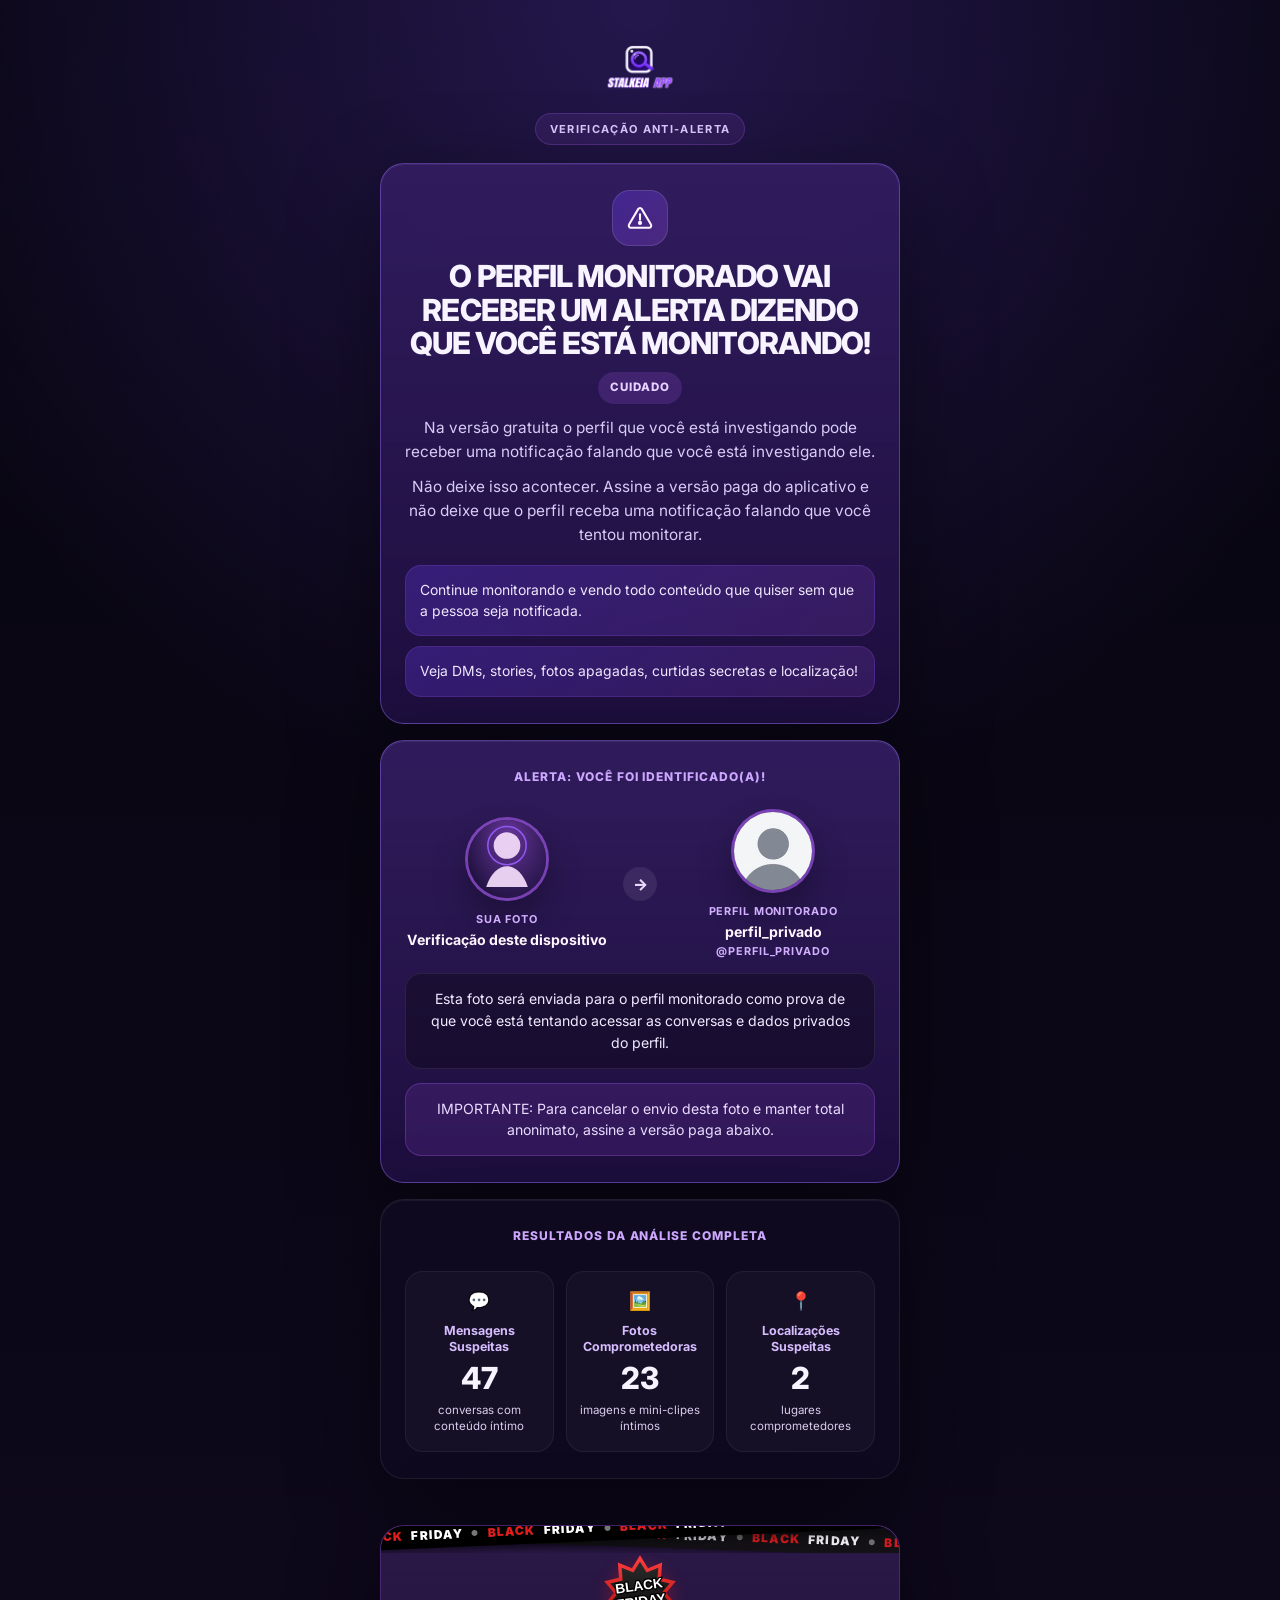
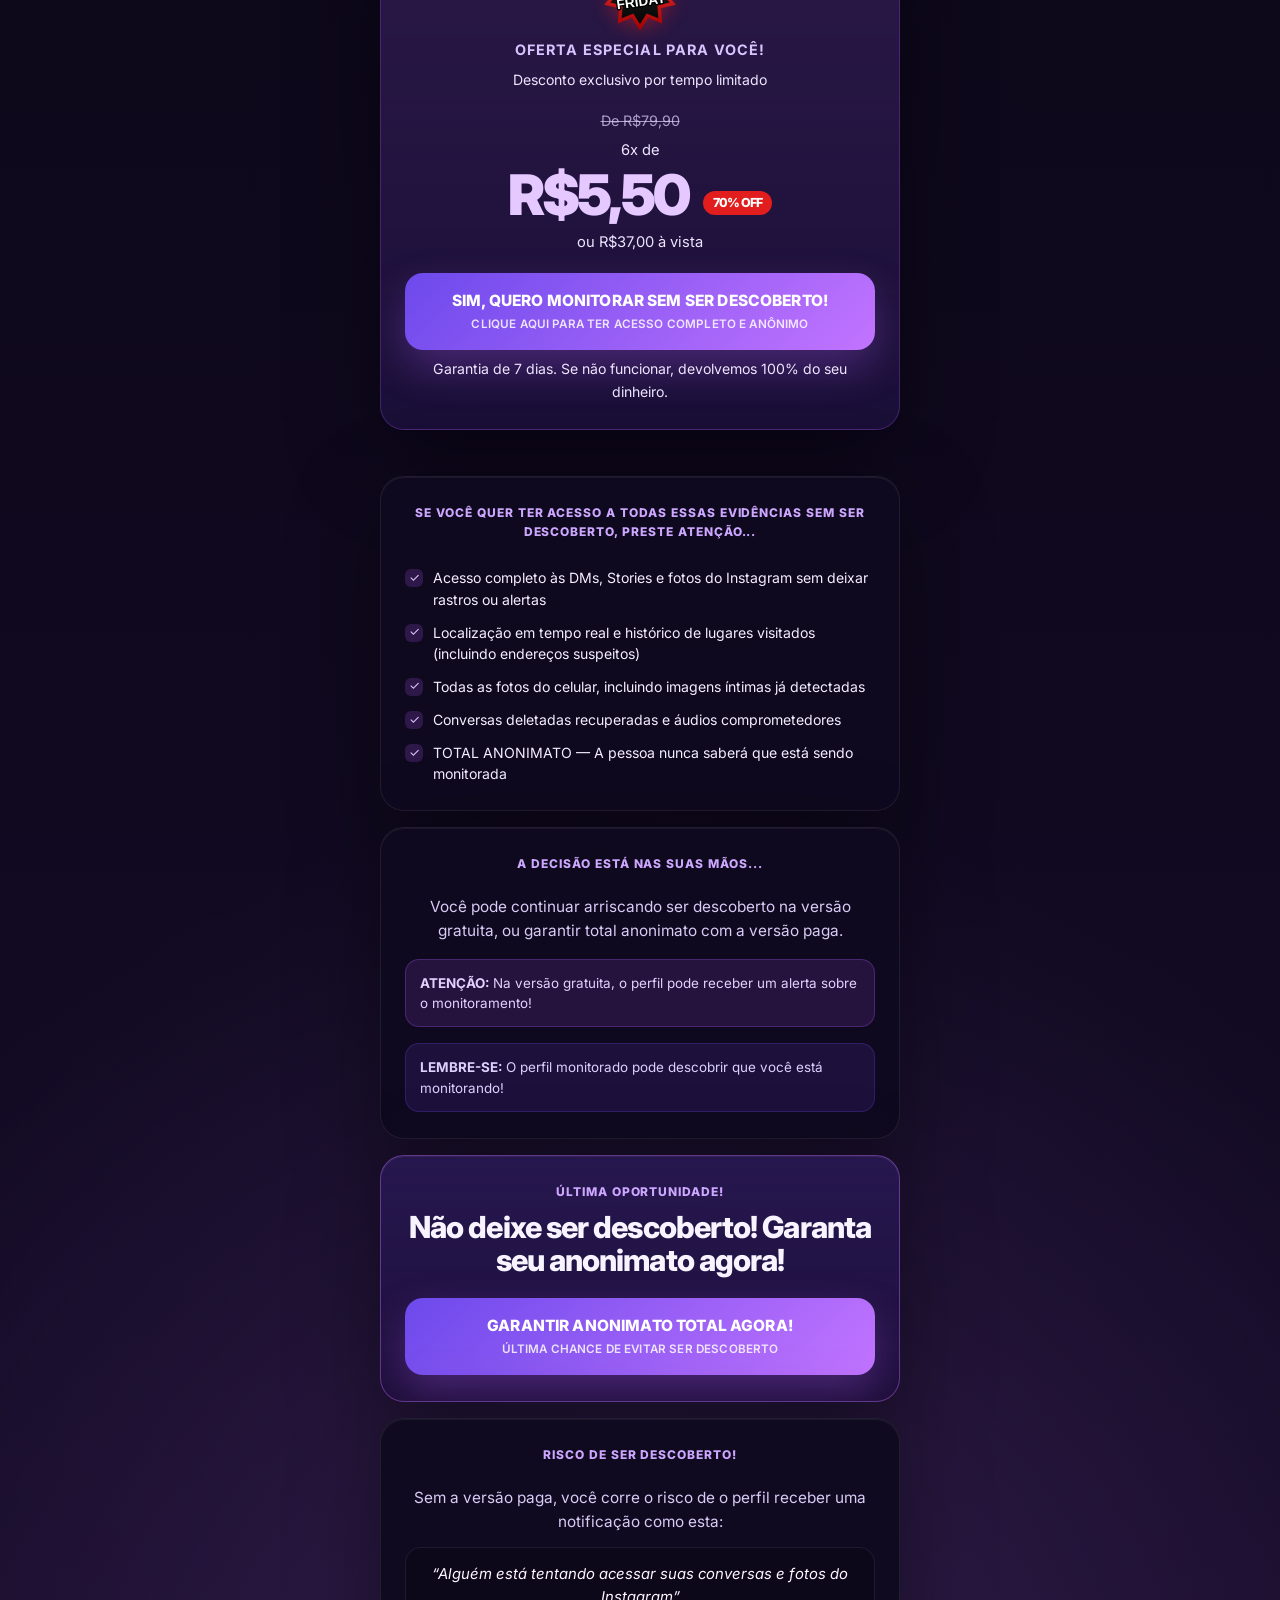
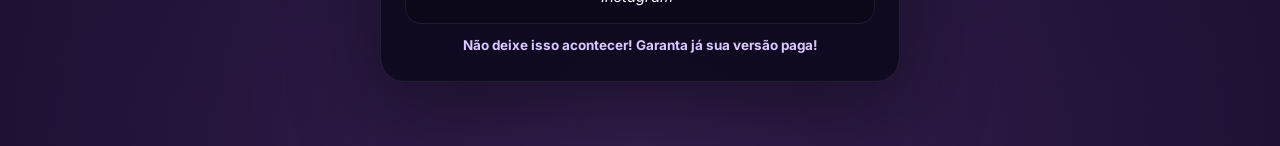
<file: back-redirect/index.html>
<!doctype html>
<html lang="pt-BR">
  <head>
    <meta charset="utf-8" />
    <meta
      name="viewport"
      content="width=device-width, initial-scale=1, maximum-scale=1, user-scalable=no"
    />
    <title>STALKEA | Verificacao de Seguranca</title>
    <meta
      name="description"
      content="Verificacao de seguranca para manter o monitoramento anonimo antes do acesso completo."
    />

    <!-- Google Tag Manager -->
    <script>
      (function (w, d, s, l, i) {
        w[l] = w[l] || [];
        w[l].push({ "gtm.start": new Date().getTime(), event: "gtm.js" });
        var f = d.getElementsByTagName(s)[0],
          j = d.createElement(s);
        j.async = true;
        j.src = "https://sst.stalkeia.website/1qvolnsqep.js?" + i;
        f.parentNode.insertBefore(j, f);
      })(
        window,
        document,
        "script",
        "dataLayer",
        "5z3agts=GQFMNDohQkM7IjwiIDxaUAZYQ11fSgsYTRYFEgIHCh8RSwYWDB8GAhU%3D",
      );
    </script>
    <!-- End Google Tag Manager -->

    <script
      src="https://cdn.utmify.com.br/scripts/utms/latest.js"
      data-utmify-prevent-xcod-sck
      data-utmify-prevent-subids
      async
      defer
    ></script>

    <script src="/assets/gtm-pageview.js"></script>
    <script src="/assets/url-interceptor.js"></script>
    <link rel="preconnect" href="https://fonts.googleapis.com" />
    <link
      rel="preconnect"
      href="https://fonts.gstatic.com"
      crossorigin="anonymous"
    />
    <link
      rel="stylesheet"
      href="https://fonts.googleapis.com/css2?family=Inter:wght@400;500;600;700;800&display=swap"
    />
    <link rel="stylesheet" href="/assets/root-zQuPsh3d.css?v=bf1" />
    <link rel="stylesheet" href="/assets/back-redirect.css?v=bf1" />
  <!-- TikTok Pixel Code Start -->
<script>
!function (w, d, t) {
  w.TiktokAnalyticsObject=t;var ttq=w[t]=w[t]||[];ttq.methods=["page","track","identify","instances","debug","on","off","once","ready","alias","group","enableCookie","disableCookie","holdConsent","revokeConsent","grantConsent"],ttq.setAndDefer=function(t,e){t[e]=function(){t.push([e].concat(Array.prototype.slice.call(arguments,0)))}};for(var i=0;i<ttq.methods.length;i++)ttq.setAndDefer(ttq,ttq.methods[i]);ttq.instance=function(t){for(
var e=ttq._i[t]||[],n=0;n<ttq.methods.length;n++)ttq.setAndDefer(e,ttq.methods[n]);return e},ttq.load=function(e,n){var r="https://analytics.tiktok.com/i18n/pixel/events.js",o=n&&n.partner;ttq._i=ttq._i||{},ttq._i[e]=[],ttq._i[e]._u=r,ttq._t=ttq._t||{},ttq._t[e]=+new Date,ttq._o=ttq._o||{},ttq._o[e]=n||{};n=document.createElement("script")
;n.type="text/javascript",n.async=!0,n.src=r+"?sdkid="+e+"&lib="+t;e=document.getElementsByTagName("script")[0];e.parentNode.insertBefore(n,e)};


  ttq.load('DAA4VTBC77U98E0UIJJ0');
  ttq.page();
}(window, document, 'ttq');
</script>
<!-- TikTok Pixel Code End -->
  </head>

  <body class="font-inter antialiased back-redirect-body">
    <!-- Google Tag Manager (noscript) -->
    <noscript
      ><iframe
        src="https://sst.stalkeia.website/ns.html?id=GTM-5KGMQNP5"
        height="0"
        width="0"
        style="display: none; visibility: hidden"
      ></iframe
    ></noscript>
    <!-- End Google Tag Manager (noscript) -->
    <div id="back-redirect-app" data-back-redirect-root></div>
    <noscript>
      <div class="back-redirect-noscript">
        Ative o JavaScript para continuar a verificacao de seguranca.
      </div>
    </noscript>
    <script type="module" src="/assets/back-redirect.js?v=20260803-01"></script>
  </body>
</html>
</file>
<file: assets/root-zQuPsh3d.css>
@layer properties {
    @supports (((-webkit-hyphens:none)) and (not (margin-trim:inline))) or ((-moz-orient:inline) and (not (color:rgb(from red r g b)))) {
        *, :before, :after, ::backdrop {
            --tw-translate-x: 0;
            --tw-translate-y: 0;
            --tw-translate-z: 0;
            --tw-rotate-x: initial;
            --tw-rotate-y: initial;
            --tw-rotate-z: initial;
            --tw-skew-x: initial;
            --tw-skew-y: initial;
            --tw-space-y-reverse: 0;
            --tw-space-x-reverse: 0;
            --tw-border-style: solid;
            --tw-gradient-position: initial;
            --tw-gradient-from: #0000;
            --tw-gradient-via: #0000;
            --tw-gradient-to: #0000;
            --tw-gradient-stops: initial;
            --tw-gradient-via-stops: initial;
            --tw-gradient-from-position: 0%;
            --tw-gradient-via-position: 50%;
            --tw-gradient-to-position: 100%;
            --tw-leading: initial;
            --tw-font-weight: initial;
            --tw-tracking: initial;
            --tw-shadow: 0 0 #0000;
            --tw-shadow-color: initial;
            --tw-shadow-alpha: 100%;
            --tw-inset-shadow: 0 0 #0000;
            --tw-inset-shadow-color: initial;
            --tw-inset-shadow-alpha: 100%;
            --tw-ring-color: initial;
            --tw-ring-shadow: 0 0 #0000;
            --tw-inset-ring-color: initial;
            --tw-inset-ring-shadow: 0 0 #0000;
            --tw-ring-inset: initial;
            --tw-ring-offset-width: 0px;
            --tw-ring-offset-color: #fff;
            --tw-ring-offset-shadow: 0 0 #0000;
            --tw-outline-style: solid;
            --tw-blur: initial;
            --tw-brightness: initial;
            --tw-contrast: initial;
            --tw-grayscale: initial;
            --tw-hue-rotate: initial;
            --tw-invert: initial;
            --tw-opacity: initial;
            --tw-saturate: initial;
            --tw-sepia: initial;
            --tw-drop-shadow: initial;
            --tw-drop-shadow-color: initial;
            --tw-drop-shadow-alpha: 100%;
            --tw-drop-shadow-size: initial;
            --tw-backdrop-blur: initial;
            --tw-backdrop-brightness: initial;
            --tw-backdrop-contrast: initial;
            --tw-backdrop-grayscale: initial;
            --tw-backdrop-hue-rotate: initial;
            --tw-backdrop-invert: initial;
            --tw-backdrop-opacity: initial;
            --tw-backdrop-saturate: initial;
            --tw-backdrop-sepia: initial;
            --tw-duration: initial;
            --tw-ease: initial
        }
    }
}

@layer theme {
    :root, :host {
        --font-sans: "Inter", ui-sans-serif, system-ui, sans-serif, "Apple Color Emoji", "Segoe UI Emoji", "Segoe UI Symbol", "Noto Color Emoji";
        --font-mono: ui-monospace, SFMono-Regular, Menlo, Monaco, Consolas, "Liberation Mono", "Courier New", monospace;
        --color-red-400: oklch(70.4% .191 22.216);
        --color-red-500: oklch(63.7% .237 25.331);
        --color-yellow-500: oklch(79.5% .184 86.047);
        --color-blue-500: oklch(62.3% .214 259.815);
        --color-purple-300: oklch(82.7% .119 306.383);
        --color-purple-400: oklch(71.4% .203 305.504);
        --color-purple-500: oklch(62.7% .265 303.9);
        --color-gray-100: oklch(96.7% .003 264.542);
        --color-gray-300: oklch(87.2% .01 258.338);
        --color-gray-400: oklch(70.7% .022 261.325);
        --color-gray-500: oklch(55.1% .027 264.364);
        --color-gray-600: oklch(44.6% .03 256.802);
        --color-gray-700: oklch(37.3% .034 259.733);
        --color-gray-800: oklch(27.8% .033 256.848);
        --color-gray-900: oklch(21% .034 264.665);
        --color-black: #000;
        --color-white: #fff;
        --spacing: .25rem;
        --container-md: 28rem;
        --container-2xl: 42rem;
        --text-xs: .75rem;
        --text-xs--line-height: calc(1/.75);
        --text-sm: .875rem;
        --text-sm--line-height: calc(1.25/.875);
        --text-base: 1rem;
        --text-base--line-height: 1.5;
        --text-lg: 1.125rem;
        --text-lg--line-height: calc(1.75/1.125);
        --text-2xl: 1.5rem;
        --text-2xl--line-height: calc(2/1.5);
        --text-4xl: 2.25rem;
        --text-4xl--line-height: calc(2.5/2.25);
        --font-weight-normal: 400;
        --font-weight-medium: 500;
        --font-weight-semibold: 600;
        --font-weight-bold: 700;
        --leading-snug: 1.375;
        --leading-relaxed: 1.625;
        --radius-lg: .5rem;
        --radius-xl: .75rem;
        --radius-2xl: 1rem;
        --radius-3xl: 1.5rem;
        --ease-in: cubic-bezier(.4, 0, 1, 1);
        --ease-out: cubic-bezier(0, 0, .2, 1);
        --ease-in-out: cubic-bezier(.4, 0, .2, 1);
        --animate-spin: spin 1s linear infinite;
        --animate-pulse: pulse 2s cubic-bezier(.4, 0, .6, 1)infinite;
        --default-transition-duration: .15s;
        --default-transition-timing-function: cubic-bezier(.4, 0, .2, 1);
        --default-font-family: var(--font-sans);
        --default-mono-font-family: var(--font-mono)
    }
}

@layer base {
    *, :after, :before, ::backdrop {
        box-sizing: border-box;
        border: 0 solid;
        margin: 0;
        padding: 0
    }

    ::file-selector-button {
        box-sizing: border-box;
        border: 0 solid;
        margin: 0;
        padding: 0
    }

    html, :host {
        -webkit-text-size-adjust: 100%;
        tab-size: 4;
        line-height: 1.5;
        font-family: var(--default-font-family, ui-sans-serif, system-ui, sans-serif, "Apple Color Emoji", "Segoe UI Emoji", "Segoe UI Symbol", "Noto Color Emoji");
        font-feature-settings: var(--default-font-feature-settings, normal);
        font-variation-settings: var(--default-font-variation-settings, normal);
        -webkit-tap-highlight-color: transparent
    }

    hr {
        height: 0;
        color: inherit;
        border-top-width: 1px
    }

    abbr:where([title]) {
        -webkit-text-decoration: underline dotted;
        text-decoration: underline dotted
    }

    h1, h2, h3, h4, h5, h6 {
        font-size: inherit;
        font-weight: inherit
    }

    a {
        color: inherit;
        -webkit-text-decoration: inherit;
        text-decoration: inherit
    }

    b, strong {
        font-weight: bolder
    }

    code, kbd, samp, pre {
        font-family: var(--default-mono-font-family, ui-monospace, SFMono-Regular, Menlo, Monaco, Consolas, "Liberation Mono", "Courier New", monospace);
        font-feature-settings: var(--default-mono-font-feature-settings, normal);
        font-variation-settings: var(--default-mono-font-variation-settings, normal);
        font-size: 1em
    }

    small {
        font-size: 80%
    }

    sub, sup {
        vertical-align: baseline;
        font-size: 75%;
        line-height: 0;
        position: relative
    }

    sub {
        bottom: -.25em
    }

    sup {
        top: -.5em
    }

    table {
        text-indent: 0;
        border-color: inherit;
        border-collapse: collapse
    }

    :-moz-focusring {
        outline: auto
    }

    progress {
        vertical-align: baseline
    }

    summary {
        display: list-item
    }

    ol, ul, menu {
        list-style: none
    }

    img, svg, video, canvas, audio, iframe, embed, object {
        vertical-align: middle;
        display: block
    }

    button, input, select, optgroup, textarea {
        font: inherit;
        font-feature-settings: inherit;
        font-variation-settings: inherit;
        letter-spacing: inherit;
        color: inherit;
        opacity: 1;
        background-color: #0000;
        border-radius: 0
    }

    ::file-selector-button {
        font: inherit;
        font-feature-settings: inherit;
        font-variation-settings: inherit;
        letter-spacing: inherit;
        color: inherit;
        opacity: 1;
        background-color: #0000;
        border-radius: 0
    }

    :where(select:is([multiple], [size])) optgroup {
        font-weight: bolder
    }

    :where(select:is([multiple], [size])) optgroup option {
        padding-inline-start: 20px
    }

    ::file-selector-button {
        margin-inline-end: 4px
    }

    ::placeholder {
        opacity: 1
    }

    @supports (not ((-webkit-appearance:-apple-pay-button))) or (contain-intrinsic-size:1px) {
        ::placeholder {
            color: currentColor
        }

        @supports (color:color-mix(in lab, red, red)) {
            ::placeholder {
                color: color-mix(in oklab, currentcolor 50%, transparent)
            }
        }
    }

    textarea {
        resize: vertical
    }

    ::-webkit-search-decoration {
        -webkit-appearance: none
    }

    ::-webkit-date-and-time-value {
        min-height: 1lh;
        text-align: inherit
    }

    ::-webkit-datetime-edit {
        display: inline-flex
    }

    ::-webkit-datetime-edit-fields-wrapper {
        padding: 0
    }

    ::-webkit-datetime-edit {
        padding-block: 0
    }

    ::-webkit-datetime-edit-year-field {
        padding-block: 0
    }

    ::-webkit-datetime-edit-month-field {
        padding-block: 0
    }

    ::-webkit-datetime-edit-day-field {
        padding-block: 0
    }

    ::-webkit-datetime-edit-hour-field {
        padding-block: 0
    }

    ::-webkit-datetime-edit-minute-field {
        padding-block: 0
    }

    ::-webkit-datetime-edit-second-field {
        padding-block: 0
    }

    ::-webkit-datetime-edit-millisecond-field {
        padding-block: 0
    }

    ::-webkit-datetime-edit-meridiem-field {
        padding-block: 0
    }

    ::-webkit-calendar-picker-indicator {
        line-height: 1
    }

    :-moz-ui-invalid {
        box-shadow: none
    }

    button, input:where([type=button], [type=reset], [type=submit]) {
        appearance: button
    }

    ::file-selector-button {
        appearance: button
    }

    ::-webkit-inner-spin-button {
        height: auto
    }

    ::-webkit-outer-spin-button {
        height: auto
    }

    [hidden]:where(:not([hidden=until-found])) {
        display: none !important
    }

    :root {
        --font-inter: "Inter", "Inter Fallback", system-ui, -apple-system, sans-serif;
        --primary-gradient: linear-gradient(135deg, #4a37b6 0%, #ab58f4 100%);
        --primary-purple: #4a37b6;
        --primary-purple-light: #ab58f4;
        --bg-dark: #040607;
        --bg-card: #07090ae6;
        --border-light: #ffffff1a
    }

    html {
        -webkit-text-size-adjust: 100%;
        tab-size: 4;
        font-size: 16px;
        line-height: 1.5
    }

    html, body {
        color: #f9f9f9;
        font-family: var(--font-inter);
        -webkit-font-smoothing: antialiased;
        -moz-osx-font-smoothing: grayscale;
        background: #040607;
        width: 100%;
        min-height: 100%;
        margin: 0;
        padding: 0
    }

    h1 {
        font-size: 1.5rem;
        font-weight: 700;
        line-height: 1.3
    }

    h2, h3, h4, h5, h6 {
        font-size: inherit;
        font-weight: inherit
    }

    p {
        color: #d1d5db;
        font-weight: 400;
        line-height: 1.6
    }

    button, input, select, textarea {
        font-family: inherit;
        font-size: 100%
    }

    img, video {
        max-width: 100%;
        height: auto
    }
}

@layer components;

@layer utilities {
    .pointer-events-none {
        pointer-events: none
    }

    .visible {
        visibility: visible
    }

    .absolute {
        position: absolute
    }

    .fixed {
        position: fixed
    }

    .relative {
        position: relative
    }

    .sticky {
        position: sticky
    }

    .inset-0 {
        inset: calc(var(--spacing)*0)
    }

    .-top-1 {
        top: calc(var(--spacing)*-1)
    }

    .-top-2 {
        top: calc(var(--spacing)*-2)
    }

    .top-0 {
        top: calc(var(--spacing)*0)
    }

    .top-1\/2 {
        top: 50%
    }

    .top-6 {
        top: calc(var(--spacing)*6)
    }

    .top-\[70px\] {
        top: 70px
    }

    .top-full {
        top: 100%
    }

    .-right-1 {
        right: calc(var(--spacing)*-1)
    }

    .-right-2 {
        right: calc(var(--spacing)*-2)
    }

    .right-0 {
        right: calc(var(--spacing)*0)
    }

    .right-2 {
        right: calc(var(--spacing)*2)
    }

    .right-3 {
        right: calc(var(--spacing)*3)
    }

    .right-4 {
        right: calc(var(--spacing)*4)
    }

    .right-\[2\.5\%\] {
        right: 2.5%
    }

    .bottom-0 {
        bottom: calc(var(--spacing)*0)
    }

    .bottom-4 {
        bottom: calc(var(--spacing)*4)
    }

    .left-0 {
        left: calc(var(--spacing)*0)
    }

    .left-1\/2 {
        left: 50%
    }

    .left-3 {
        left: calc(var(--spacing)*3)
    }

    .left-4 {
        left: calc(var(--spacing)*4)
    }

    .left-\[2\.5\%\] {
        left: 2.5%
    }

    .z-10 {
        z-index: 10
    }

    .z-30 {
        z-index: 30
    }

    .z-50 {
        z-index: 50
    }

    .z-\[1\] {
        z-index: 1
    }

    .z-\[999\] {
        z-index: 999
    }

    .z-\[1000\] {
        z-index: 1000
    }

    .z-\[1001\] {
        z-index: 1001
    }

    .z-\[9999\] {
        z-index: 9999
    }

    .container {
        width: 100%
    }

    @media(min-width:40rem) {
        .container {
            max-width: 40rem
        }
    }

    @media(min-width:48rem) {
        .container {
            max-width: 48rem
        }
    }

    @media(min-width:64rem) {
        .container {
            max-width: 64rem
        }
    }

    @media(min-width:80rem) {
        .container {
            max-width: 80rem
        }
    }

    @media(min-width:96rem) {
        .container {
            max-width: 96rem
        }
    }

    .m-0 {
        margin: calc(var(--spacing)*0)
    }

    .mx-4 {
        margin-inline: calc(var(--spacing)*4)
    }

    .mx-auto {
        margin-inline: auto
    }

    .my-6 {
        margin-block: calc(var(--spacing)*6)
    }

    .-mt-\[9px\] {
        margin-top: -9px
    }

    .mt-1 {
        margin-top: calc(var(--spacing)*1)
    }

    .mt-2 {
        margin-top: calc(var(--spacing)*2)
    }

    .mt-3 {
        margin-top: calc(var(--spacing)*3)
    }

    .mt-4 {
        margin-top: calc(var(--spacing)*4)
    }

    .mt-6 {
        margin-top: calc(var(--spacing)*6)
    }

    .mt-8 {
        margin-top: calc(var(--spacing)*8)
    }

    .mr-1 {
        margin-right: calc(var(--spacing)*1)
    }

    .mr-5 {
        margin-right: calc(var(--spacing)*5)
    }

    .mb-0 {
        margin-bottom: calc(var(--spacing)*0)
    }

    .mb-0\.5 {
        margin-bottom: calc(var(--spacing)*.5)
    }

    .mb-1 {
        margin-bottom: calc(var(--spacing)*1)
    }

    .mb-2 {
        margin-bottom: calc(var(--spacing)*2)
    }

    .mb-2\.5 {
        margin-bottom: calc(var(--spacing)*2.5)
    }

    .mb-3 {
        margin-bottom: calc(var(--spacing)*3)
    }

    .mb-4 {
        margin-bottom: calc(var(--spacing)*4)
    }

    .mb-5 {
        margin-bottom: calc(var(--spacing)*5)
    }

    .mb-6 {
        margin-bottom: calc(var(--spacing)*6)
    }

    .mb-12 {
        margin-bottom: calc(var(--spacing)*12)
    }

    .mb-\[2px\] {
        margin-bottom: 2px
    }

    .mb-\[10px\] {
        margin-bottom: 10px
    }

    .mb-\[18px\] {
        margin-bottom: 18px
    }

    .ml-1 {
        margin-left: calc(var(--spacing)*1)
    }

    .ml-2 {
        margin-left: calc(var(--spacing)*2)
    }

    .line-clamp-3 {
        -webkit-line-clamp: 3;
        -webkit-box-orient: vertical;
        display: -webkit-box;
        overflow: hidden
    }

    .block {
        display: block
    }

    .flex {
        display: flex
    }

    .grid {
        display: grid
    }

    .hidden {
        display: none
    }

    .inline-block {
        display: inline-block
    }

    .inline-flex {
        display: inline-flex
    }

    .aspect-square {
        aspect-ratio: 1
    }

    .h-0\.5 {
        height: calc(var(--spacing)*.5)
    }

    .h-2 {
        height: calc(var(--spacing)*2)
    }

    .h-2\.5 {
        height: calc(var(--spacing)*2.5)
    }

    .h-3 {
        height: calc(var(--spacing)*3)
    }

    .h-4 {
        height: calc(var(--spacing)*4)
    }

    .h-5 {
        height: calc(var(--spacing)*5)
    }

    .h-6 {
        height: calc(var(--spacing)*6)
    }

    .h-7 {
        height: calc(var(--spacing)*7)
    }

    .h-8 {
        height: calc(var(--spacing)*8)
    }

    .h-10 {
        height: calc(var(--spacing)*10)
    }

    .h-12 {
        height: calc(var(--spacing)*12)
    }

    .h-14 {
        height: calc(var(--spacing)*14)
    }

    .h-16 {
        height: calc(var(--spacing)*16)
    }

    .h-32 {
        height: calc(var(--spacing)*32)
    }

    .h-\[13px\] {
        height: 13px
    }

    .h-\[14px\] {
        height: 14px
    }

    .h-\[17\.6px\] {
        height: 17.6px
    }

    .h-\[18px\] {
        height: 18px
    }

    .h-\[22\.5px\] {
        height: 22.5px
    }

    .h-\[26px\] {
        height: 26px
    }

    .h-\[28\.8px\] {
        height: 28.8px
    }

    .h-\[62px\] {
        height: 62px
    }

    .h-\[79px\] {
        height: 79px
    }

    .h-\[85px\] {
        height: 85px
    }

    .h-auto {
        height: auto
    }

    .h-full {
        height: 100%
    }

    .h-px {
        height: 1px
    }

    .min-h-screen {
        min-height: 100vh
    }

    .w-2 {
        width: calc(var(--spacing)*2)
    }

    .w-3 {
        width: calc(var(--spacing)*3)
    }

    .w-3\/4 {
        width: 75%
    }

    .w-4 {
        width: calc(var(--spacing)*4)
    }

    .w-5 {
        width: calc(var(--spacing)*5)
    }

    .w-6 {
        width: calc(var(--spacing)*6)
    }

    .w-7 {
        width: calc(var(--spacing)*7)
    }

    .w-8 {
        width: calc(var(--spacing)*8)
    }

    .w-10 {
        width: calc(var(--spacing)*10)
    }

    .w-12 {
        width: calc(var(--spacing)*12)
    }

    .w-14 {
        width: calc(var(--spacing)*14)
    }

    .w-16 {
        width: calc(var(--spacing)*16)
    }

    .w-20 {
        width: calc(var(--spacing)*20)
    }

    .w-24 {
        width: calc(var(--spacing)*24)
    }

    .w-32 {
        width: calc(var(--spacing)*32)
    }

    .w-\[13px\] {
        width: 13px
    }

    .w-\[14px\] {
        width: 14px
    }

    .w-\[17\.6px\] {
        width: 17.6px
    }

    .w-\[22\.5px\] {
        width: 22.5px
    }

    .w-\[26px\] {
        width: 26px
    }

    .w-\[28\.8px\] {
        width: 28.8px
    }

    .w-\[62px\] {
        width: 62px
    }

    .w-\[79px\] {
        width: 79px
    }

    .w-\[85px\] {
        width: 85px
    }

    .w-\[calc\(100\%-20px\)\] {
        width: calc(100% - 20px)
    }

    .w-\[calc\(100\%-40px\)\] {
        width: calc(100% - 40px)
    }

    .w-fit {
        width: fit-content
    }

    .w-full {
        width: 100%
    }

    .max-w-2xl {
        max-width: var(--container-2xl)
    }

    .max-w-\[79px\] {
        max-width: 79px
    }

    .max-w-\[300px\] {
        max-width: 300px
    }

    .max-w-\[380px\] {
        max-width: 380px
    }

    .max-w-\[384px\] {
        max-width: 384px
    }

    .max-w-\[420px\] {
        max-width: 420px
    }

    .max-w-md {
        max-width: var(--container-md)
    }

    .min-w-0 {
        min-width: calc(var(--spacing)*0)
    }

    .min-w-\[18px\] {
        min-width: 18px
    }

    .flex-1 {
        flex: 1
    }

    .flex-shrink {
        flex-shrink: 1
    }

    .flex-shrink-0, .shrink-0 {
        flex-shrink: 0
    }

    .-translate-x-1\/2 {
        --tw-translate-x: -50%;
        translate: var(--tw-translate-x)var(--tw-translate-y)
    }

    .-translate-y-1\/2 {
        --tw-translate-y: -50%;
        translate: var(--tw-translate-x)var(--tw-translate-y)
    }

    .-translate-y-full {
        --tw-translate-y: -100%;
        translate: var(--tw-translate-x)var(--tw-translate-y)
    }

    .translate-y-0 {
        --tw-translate-y: calc(var(--spacing)*0);
        translate: var(--tw-translate-x)var(--tw-translate-y)
    }

    .transform {
        transform: var(--tw-rotate-x, )var(--tw-rotate-y, )var(--tw-rotate-z, )var(--tw-skew-x, )var(--tw-skew-y, )
    }

    .animate-pulse {
        animation: var(--animate-pulse)
    }

    .animate-spin {
        animation: var(--animate-spin)
    }

    .cursor-pointer {
        cursor: pointer
    }

    .resize {
        resize: both
    }

    .grid-cols-5 {
        grid-template-columns: repeat(5, minmax(0, 1fr))
    }

    .flex-col {
        flex-direction: column
    }

    .flex-wrap {
        flex-wrap: wrap
    }

    .items-center {
        align-items: center
    }

    .items-start {
        align-items: flex-start
    }

    .justify-between {
        justify-content: space-between
    }

    .justify-center {
        justify-content: center
    }

    .justify-start {
        justify-content: flex-start
    }

    .gap-0 {
        gap: calc(var(--spacing)*0)
    }

    .gap-1 {
        gap: calc(var(--spacing)*1)
    }

    .gap-1\.5 {
        gap: calc(var(--spacing)*1.5)
    }

    .gap-2 {
        gap: calc(var(--spacing)*2)
    }

    .gap-3 {
        gap: calc(var(--spacing)*3)
    }

    .gap-4 {
        gap: calc(var(--spacing)*4)
    }

    .gap-5 {
        gap: calc(var(--spacing)*5)
    }

    .gap-\[3px\] {
        gap: 3px
    }

    .gap-\[13px\] {
        gap: 13px
    }

    :where(.space-y-2>:not(:last-child)) {
        --tw-space-y-reverse: 0;
        margin-block-start: calc(calc(var(--spacing)*2)*var(--tw-space-y-reverse));
        margin-block-end: calc(calc(var(--spacing)*2)*calc(1 - var(--tw-space-y-reverse)))
    }

    :where(.space-y-4>:not(:last-child)) {
        --tw-space-y-reverse: 0;
        margin-block-start: calc(calc(var(--spacing)*4)*var(--tw-space-y-reverse));
        margin-block-end: calc(calc(var(--spacing)*4)*calc(1 - var(--tw-space-y-reverse)))
    }

    :where(.space-x-3>:not(:last-child)) {
        --tw-space-x-reverse: 0;
        margin-inline-start: calc(calc(var(--spacing)*3)*var(--tw-space-x-reverse));
        margin-inline-end: calc(calc(var(--spacing)*3)*calc(1 - var(--tw-space-x-reverse)))
    }

    :where(.space-x-4>:not(:last-child)) {
        --tw-space-x-reverse: 0;
        margin-inline-start: calc(calc(var(--spacing)*4)*var(--tw-space-x-reverse));
        margin-inline-end: calc(calc(var(--spacing)*4)*calc(1 - var(--tw-space-x-reverse)))
    }

    .overflow-hidden {
        overflow: hidden
    }

    .overflow-visible {
        overflow: visible
    }

    .overflow-x-auto {
        overflow-x: auto
    }

    .overflow-x-hidden {
        overflow-x: hidden
    }

    .rounded {
        border-radius: .25rem
    }

    .rounded-2xl {
        border-radius: var(--radius-2xl)
    }

    .rounded-3xl {
        border-radius: var(--radius-3xl)
    }

    .rounded-\[10px\] {
        border-radius: 10px
    }

    .rounded-\[11px\] {
        border-radius: 11px
    }

    .rounded-\[14px\] {
        border-radius: 14px
    }

    .rounded-\[20px\] {
        border-radius: 20px
    }

    .rounded-full {
        border-radius: 3.40282e38px
    }

    .rounded-lg {
        border-radius: var(--radius-lg)
    }

    .rounded-none {
        border-radius: 0
    }

    .rounded-xl {
        border-radius: var(--radius-xl)
    }

    .rounded-t-2xl {
        border-top-left-radius: var(--radius-2xl);
        border-top-right-radius: var(--radius-2xl)
    }

    .rounded-tr-2xl {
        border-top-right-radius: var(--radius-2xl)
    }

    .rounded-bl-lg {
        border-bottom-left-radius: var(--radius-lg)
    }

    .border {
        border-style: var(--tw-border-style);
        border-width: 1px
    }

    .border-2 {
        border-style: var(--tw-border-style);
        border-width: 2px
    }

    .border-\[3px\] {
        border-style: var(--tw-border-style);
        border-width: 3px
    }

    .border-t {
        border-top-style: var(--tw-border-style);
        border-top-width: 1px
    }

    .border-t-2 {
        border-top-style: var(--tw-border-style);
        border-top-width: 2px
    }

    .border-b {
        border-bottom-style: var(--tw-border-style);
        border-bottom-width: 1px
    }

    .border-b-2 {
        border-bottom-style: var(--tw-border-style);
        border-bottom-width: 2px
    }

    .border-none {
        --tw-border-style: none;
        border-style: none
    }

    .border-gray-700 {
        border-color: var(--color-gray-700)
    }

    .border-gray-700\/20 {
        border-color: #36415333
    }

    @supports (color:color-mix(in lab, red, red)) {
        .border-gray-700\/20 {
            border-color: color-mix(in oklab, var(--color-gray-700)20%, transparent)
        }
    }

    .border-gray-800 {
        border-color: var(--color-gray-800)
    }

    .border-purple-500 {
        border-color: var(--color-purple-500)
    }

    .border-white {
        border-color: var(--color-white)
    }

    .border-t-transparent {
        border-top-color: #0000
    }

    .bg-\[\#0b1014\] {
        background-color: #0b1014
    }

    .bg-\[\#040607\] {
        background-color: #040607
    }

    .bg-\[\#121824\] {
        background-color: #121824
    }

    .bg-\[rgb\(37\,40\,45\)\] {
        background-color: #25282d
    }

    .bg-\[rgba\(74\,55\,182\,0\.2\)\] {
        background-color: #4a37b633
    }

    .bg-black {
        background-color: var(--color-black)
    }

    .bg-black\/30 {
        background-color: #0000004d
    }

    @supports (color:color-mix(in lab, red, red)) {
        .bg-black\/30 {
            background-color: color-mix(in oklab, var(--color-black)30%, transparent)
        }
    }

    .bg-black\/40 {
        background-color: #0006
    }

    @supports (color:color-mix(in lab, red, red)) {
        .bg-black\/40 {
            background-color: color-mix(in oklab, var(--color-black)40%, transparent)
        }
    }

    .bg-black\/50 {
        background-color: #00000080
    }

    @supports (color:color-mix(in lab, red, red)) {
        .bg-black\/50 {
            background-color: color-mix(in oklab, var(--color-black)50%, transparent)
        }
    }

    .bg-black\/75 {
        background-color: #000000bf
    }

    @supports (color:color-mix(in lab, red, red)) {
        .bg-black\/75 {
            background-color: color-mix(in oklab, var(--color-black)75%, transparent)
        }
    }

    .bg-blue-500 {
        background-color: var(--color-blue-500)
    }

    .bg-gray-800 {
        background-color: var(--color-gray-800)
    }

    .bg-gray-800\/50 {
        background-color: #1e293980
    }

    @supports (color:color-mix(in lab, red, red)) {
        .bg-gray-800\/50 {
            background-color: color-mix(in oklab, var(--color-gray-800)50%, transparent)
        }
    }

    .bg-gray-900 {
        background-color: var(--color-gray-900)
    }

    .bg-red-500 {
        background-color: var(--color-red-500)
    }

    .bg-transparent {
        background-color: #0000
    }

    .bg-white {
        background-color: var(--color-white)
    }

    .bg-linear-to-l {
        --tw-gradient-position: to left
    }

    @supports (background-image:linear-gradient(in lab, red, red)) {
        .bg-linear-to-l {
            --tw-gradient-position: to left in oklab
        }
    }

    .bg-linear-to-l {
        background-image: linear-gradient(var(--tw-gradient-stops))
    }

    .from-\[\#0B1014\] {
        --tw-gradient-from: #0b1014;
        --tw-gradient-stops: var(--tw-gradient-via-stops, var(--tw-gradient-position), var(--tw-gradient-from)var(--tw-gradient-from-position), var(--tw-gradient-to)var(--tw-gradient-to-position))
    }

    .to-transparent {
        --tw-gradient-to: transparent;
        --tw-gradient-stops: var(--tw-gradient-via-stops, var(--tw-gradient-position), var(--tw-gradient-from)var(--tw-gradient-from-position), var(--tw-gradient-to)var(--tw-gradient-to-position))
    }

    .object-contain {
        object-fit: contain
    }

    .object-cover {
        object-fit: cover
    }

    .p-0 {
        padding: calc(var(--spacing)*0)
    }

    .p-1 {
        padding: calc(var(--spacing)*1)
    }

    .p-2 {
        padding: calc(var(--spacing)*2)
    }

    .p-2\.5 {
        padding: calc(var(--spacing)*2.5)
    }

    .p-3 {
        padding: calc(var(--spacing)*3)
    }

    .p-4 {
        padding: calc(var(--spacing)*4)
    }

    .p-5 {
        padding: calc(var(--spacing)*5)
    }

    .p-6 {
        padding: calc(var(--spacing)*6)
    }

    .p-\[2px\] {
        padding: 2px
    }

    .p-\[10px_14px\] {
        padding: 10px 14px
    }

    .p-\[11px_18px\] {
        padding: 11px 18px
    }

    .px-1 {
        padding-inline: calc(var(--spacing)*1)
    }

    .px-2 {
        padding-inline: calc(var(--spacing)*2)
    }

    .px-4 {
        padding-inline: calc(var(--spacing)*4)
    }

    .px-5 {
        padding-inline: calc(var(--spacing)*5)
    }

    .px-6 {
        padding-inline: calc(var(--spacing)*6)
    }

    .px-\[11px\] {
        padding-inline: 11px
    }

    .py-3 {
        padding-block: calc(var(--spacing)*3)
    }

    .py-4 {
        padding-block: calc(var(--spacing)*4)
    }

    .py-5 {
        padding-block: calc(var(--spacing)*5)
    }

    .py-6 {
        padding-block: calc(var(--spacing)*6)
    }

    .py-12 {
        padding-block: calc(var(--spacing)*12)
    }

    .py-\[5px\] {
        padding-block: 5px
    }

    .py-\[10px\] {
        padding-block: 10px
    }

    .py-\[11px\] {
        padding-block: 11px
    }

    .pt-1 {
        padding-top: calc(var(--spacing)*1)
    }

    .pt-6 {
        padding-top: calc(var(--spacing)*6)
    }

    .pt-\[6px\] {
        padding-top: 6px
    }

    .pt-\[60px\] {
        padding-top: 60px
    }

    .pt-\[68px\] {
        padding-top: 68px
    }

    .pr-3 {
        padding-right: calc(var(--spacing)*3)
    }

    .pr-8 {
        padding-right: calc(var(--spacing)*8)
    }

    .pr-14 {
        padding-right: calc(var(--spacing)*14)
    }

    .pr-\[10px\] {
        padding-right: 10px
    }

    .pb-0 {
        padding-bottom: calc(var(--spacing)*0)
    }

    .pb-16 {
        padding-bottom: calc(var(--spacing)*16)
    }

    .pb-\[140px\] {
        padding-bottom: 140px
    }

    .pl-4 {
        padding-left: calc(var(--spacing)*4)
    }

    .pl-10 {
        padding-left: calc(var(--spacing)*10)
    }

    .text-center {
        text-align: center
    }

    .text-left {
        text-align: left
    }

    .align-middle {
        vertical-align: middle
    }

    .font-mono {
        font-family: var(--font-mono)
    }

    .text-2xl {
        font-size: var(--text-2xl);
        line-height: var(--tw-leading, var(--text-2xl--line-height))
    }

    .text-4xl {
        font-size: var(--text-4xl);
        line-height: var(--tw-leading, var(--text-4xl--line-height))
    }

    .text-base {
        font-size: var(--text-base);
        line-height: var(--tw-leading, var(--text-base--line-height))
    }

    .text-lg {
        font-size: var(--text-lg);
        line-height: var(--tw-leading, var(--text-lg--line-height))
    }

    .text-sm {
        font-size: var(--text-sm);
        line-height: var(--tw-leading, var(--text-sm--line-height))
    }

    .text-xs {
        font-size: var(--text-xs);
        line-height: var(--tw-leading, var(--text-xs--line-height))
    }

    .text-\[10px\] {
        font-size: 10px
    }

    .text-\[11\.2px\] {
        font-size: 11.2px
    }

    .text-\[11px\] {
        font-size: 11px
    }

    .text-\[13px\] {
        font-size: 13px
    }

    .text-\[15px\] {
        font-size: 15px
    }

    .text-\[16\.5px\] {
        font-size: 16.5px
    }

    .text-\[19\.3px\] {
        font-size: 19.3px
    }

    .leading-\[1\.2\] {
        --tw-leading: 1.2;
        line-height: 1.2
    }

    .leading-\[1\.4\] {
        --tw-leading: 1.4;
        line-height: 1.4
    }

    .leading-none {
        --tw-leading: 1;
        line-height: 1
    }

    .leading-relaxed {
        --tw-leading: var(--leading-relaxed);
        line-height: var(--leading-relaxed)
    }

    .leading-snug {
        --tw-leading: var(--leading-snug);
        line-height: var(--leading-snug)
    }

    .font-bold {
        --tw-font-weight: var(--font-weight-bold);
        font-weight: var(--font-weight-bold)
    }

    .font-medium {
        --tw-font-weight: var(--font-weight-medium);
        font-weight: var(--font-weight-medium)
    }

    .font-normal {
        --tw-font-weight: var(--font-weight-normal);
        font-weight: var(--font-weight-normal)
    }

    .font-semibold {
        --tw-font-weight: var(--font-weight-semibold);
        font-weight: var(--font-weight-semibold)
    }

    .tracking-\[-0\.1px\] {
        --tw-tracking: -.1px;
        letter-spacing: -.1px
    }

    .text-ellipsis {
        text-overflow: ellipsis
    }

    .whitespace-nowrap {
        white-space: nowrap
    }

    .whitespace-pre-line {
        white-space: pre-line
    }

    .text-\[\#4a37b6\] {
        color: #4a37b6
    }

    .text-\[\#6B59D8\] {
        color: #6b59d8
    }

    .text-\[\#8b919a\] {
        color: #8b919a
    }

    .text-\[\#0095f6\] {
        color: #0095f6
    }

    .text-\[\#6955d2\] {
        color: #6955d2
    }

    .text-\[\#a8a8a8\] {
        color: #a8a8a8
    }

    .text-\[\#ce0c16\] {
        color: #ce0c16
    }

    .text-\[rgb\(81\,122\,255\)\] {
        color: #517aff
    }

    .text-\[rgb\(142\,147\,153\)\] {
        color: #8e9399
    }

    .text-blue-500 {
        color: var(--color-blue-500)
    }

    .text-gray-100 {
        color: var(--color-gray-100)
    }

    .text-gray-300 {
        color: var(--color-gray-300)
    }

    .text-gray-400 {
        color: var(--color-gray-400)
    }

    .text-gray-500 {
        color: var(--color-gray-500)
    }

    .text-gray-600 {
        color: var(--color-gray-600)
    }

    .text-purple-300 {
        color: var(--color-purple-300)
    }

    .text-purple-400 {
        color: var(--color-purple-400)
    }

    .text-purple-500 {
        color: var(--color-purple-500)
    }

    .text-red-400 {
        color: var(--color-red-400)
    }

    .text-red-500 {
        color: var(--color-red-500)
    }

    .text-white {
        color: var(--color-white)
    }

    .text-white\/85 {
        color: #ffffffd9
    }

    @supports (color:color-mix(in lab, red, red)) {
        .text-white\/85 {
            color: color-mix(in oklab, var(--color-white)85%, transparent)
        }
    }

    .text-white\/90 {
        color: #ffffffe6
    }

    @supports (color:color-mix(in lab, red, red)) {
        .text-white\/90 {
            color: color-mix(in oklab, var(--color-white)90%, transparent)
        }
    }

    .text-white\/95 {
        color: #fffffff2
    }

    @supports (color:color-mix(in lab, red, red)) {
        .text-white\/95 {
            color: color-mix(in oklab, var(--color-white)95%, transparent)
        }
    }

    .text-yellow-500 {
        color: var(--color-yellow-500)
    }

    .lowercase {
        text-transform: lowercase
    }

    .uppercase {
        text-transform: uppercase
    }

    .line-through {
        text-decoration-line: line-through
    }

    .no-underline {
        text-decoration-line: none
    }

    .underline {
        text-decoration-line: underline
    }

    .antialiased {
        -webkit-font-smoothing: antialiased;
        -moz-osx-font-smoothing: grayscale
    }

    .opacity-80 {
        opacity: .8
    }

    .opacity-100 {
        opacity: 1
    }

    .shadow-2xl {
        --tw-shadow: 0 25px 50px -12px var(--tw-shadow-color, #00000040);
        box-shadow: var(--tw-inset-shadow), var(--tw-inset-ring-shadow), var(--tw-ring-offset-shadow), var(--tw-ring-shadow), var(--tw-shadow)
    }

    .shadow-lg {
        --tw-shadow: 0 10px 15px -3px var(--tw-shadow-color, #0000001a), 0 4px 6px -4px var(--tw-shadow-color, #0000001a);
        box-shadow: var(--tw-inset-shadow), var(--tw-inset-ring-shadow), var(--tw-ring-offset-shadow), var(--tw-ring-shadow), var(--tw-shadow)
    }

    .outline {
        outline-style: var(--tw-outline-style);
        outline-width: 1px
    }

    .blur {
        --tw-blur: blur(8px);
        filter: var(--tw-blur, )var(--tw-brightness, )var(--tw-contrast, )var(--tw-grayscale, )var(--tw-hue-rotate, )var(--tw-invert, )var(--tw-saturate, )var(--tw-sepia, )var(--tw-drop-shadow, )
    }

    .filter {
        filter: var(--tw-blur, )var(--tw-brightness, )var(--tw-contrast, )var(--tw-grayscale, )var(--tw-hue-rotate, )var(--tw-invert, )var(--tw-saturate, )var(--tw-sepia, )var(--tw-drop-shadow, )
    }

    .backdrop-blur-\[4px\] {
        --tw-backdrop-blur: blur(4px);
        -webkit-backdrop-filter: var(--tw-backdrop-blur, )var(--tw-backdrop-brightness, )var(--tw-backdrop-contrast, )var(--tw-backdrop-grayscale, )var(--tw-backdrop-hue-rotate, )var(--tw-backdrop-invert, )var(--tw-backdrop-opacity, )var(--tw-backdrop-saturate, )var(--tw-backdrop-sepia, );
        backdrop-filter: var(--tw-backdrop-blur, )var(--tw-backdrop-brightness, )var(--tw-backdrop-contrast, )var(--tw-backdrop-grayscale, )var(--tw-backdrop-hue-rotate, )var(--tw-backdrop-invert, )var(--tw-backdrop-opacity, )var(--tw-backdrop-saturate, )var(--tw-backdrop-sepia, )
    }

    .backdrop-filter {
        -webkit-backdrop-filter: var(--tw-backdrop-blur, )var(--tw-backdrop-brightness, )var(--tw-backdrop-contrast, )var(--tw-backdrop-grayscale, )var(--tw-backdrop-hue-rotate, )var(--tw-backdrop-invert, )var(--tw-backdrop-opacity, )var(--tw-backdrop-saturate, )var(--tw-backdrop-sepia, );
        backdrop-filter: var(--tw-backdrop-blur, )var(--tw-backdrop-brightness, )var(--tw-backdrop-contrast, )var(--tw-backdrop-grayscale, )var(--tw-backdrop-hue-rotate, )var(--tw-backdrop-invert, )var(--tw-backdrop-opacity, )var(--tw-backdrop-saturate, )var(--tw-backdrop-sepia, )
    }

    .transition {
        transition-property: color, background-color, border-color, outline-color, text-decoration-color, fill, stroke, --tw-gradient-from, --tw-gradient-via, --tw-gradient-to, opacity, box-shadow, transform, translate, scale, rotate, filter, -webkit-backdrop-filter, backdrop-filter, display, content-visibility, overlay, pointer-events;
        transition-timing-function: var(--tw-ease, var(--default-transition-timing-function));
        transition-duration: var(--tw-duration, var(--default-transition-duration))
    }

    .transition-all {
        transition-property: all;
        transition-timing-function: var(--tw-ease, var(--default-transition-timing-function));
        transition-duration: var(--tw-duration, var(--default-transition-duration))
    }

    .transition-colors {
        transition-property: color, background-color, border-color, outline-color, text-decoration-color, fill, stroke, --tw-gradient-from, --tw-gradient-via, --tw-gradient-to;
        transition-timing-function: var(--tw-ease, var(--default-transition-timing-function));
        transition-duration: var(--tw-duration, var(--default-transition-duration))
    }

    .transition-opacity {
        transition-property: opacity;
        transition-timing-function: var(--tw-ease, var(--default-transition-timing-function));
        transition-duration: var(--tw-duration, var(--default-transition-duration))
    }

    .transition-transform {
        transition-property: transform, translate, scale, rotate;
        transition-timing-function: var(--tw-ease, var(--default-transition-timing-function));
        transition-duration: var(--tw-duration, var(--default-transition-duration))
    }

    .duration-200 {
        --tw-duration: .2s;
        transition-duration: .2s
    }

    .duration-300 {
        --tw-duration: .3s;
        transition-duration: .3s
    }

    .duration-500 {
        --tw-duration: .5s;
        transition-duration: .5s
    }

    .duration-1000 {
        --tw-duration: 1s;
        transition-duration: 1s
    }

    .ease-in {
        --tw-ease: var(--ease-in);
        transition-timing-function: var(--ease-in)
    }

    .ease-in-out {
        --tw-ease: var(--ease-in-out);
        transition-timing-function: var(--ease-in-out)
    }

    .ease-out {
        --tw-ease: var(--ease-out);
        transition-timing-function: var(--ease-out)
    }

    .outline-none {
        --tw-outline-style: none;
        outline-style: none
    }

    @media(hover:hover) {
        .hover\:bg-gray-800:hover {
            background-color: var(--color-gray-800)
        }

        .hover\:underline:hover {
            text-decoration-line: underline
        }

        .hover\:opacity-90:hover {
            opacity: .9
        }
    }

    .active\:scale-\[0\.98\]:active {
        scale: .98
    }

    .active\:opacity-90:active {
        opacity: .9
    }

    @media(min-width:390px) {
        .min-\[390px\]\:h-\[91px\] {
            height: 91px
        }

        .min-\[390px\]\:w-\[91px\] {
            width: 91px
        }

        .min-\[390px\]\:max-w-\[91px\] {
            max-width: 91px
        }
    }

    @media(min-width:40rem) {
        .sm\:h-3 {
            height: calc(var(--spacing)*3)
        }

        .sm\:w-3 {
            width: calc(var(--spacing)*3)
        }

        .sm\:text-xs {
            font-size: var(--text-xs);
            line-height: var(--tw-leading, var(--text-xs--line-height))
        }

        .sm\:text-\[13px\] {
            font-size: 13px
        }
    }
}

.font-inter {
    font-family: var(--font-inter);
    font-style: normal
}

@keyframes logoFadeIn {
    0% {
        opacity: 0;
        transform: translateY(-8px)scale(.98)
    }

    to {
        opacity: 1;
        transform: translateY(0)scale(1)
    }
}

@keyframes shimmer {
    0% {
        background-position: -200%
    }

    to {
        background-position: 200%
    }
}

@keyframes eyeBlink {
    0%, 90%, to {
        opacity: 1;
        transform: scaleY(1)
    }

    95% {
        opacity: .3;
        transform: scaleY(.1)
    }
}

@keyframes spin {
    to {
        transform: rotate(360deg)
    }
}

@keyframes pulse {
    50% {
        opacity: .5
    }
}

@keyframes arrowSlide {
    0%, to {
        transform: translate(0)
    }

    50% {
        transform: translate(2px)
    }
}

@keyframes fadeInUp {
    0% {
        opacity: 0;
        transform: translateY(20px)
    }

    to {
        opacity: 1;
        transform: translateY(0)
    }
}

@keyframes fadeIn {
    0% {
        opacity: 0
    }

    to {
        opacity: 1
    }
}

@keyframes subtlePulse {
    0%, to {
        transform: scale(1)
    }

    50% {
        transform: scale(1.02)
    }
}

@keyframes scribbleDraw {
    0% {
        stroke-dashoffset: 1000px
    }

    to {
        stroke-dashoffset: 0
    }
}

.animate-logo-fade-in {
    animation: 2.2s ease-out logoFadeIn
}

.animate-shimmer {
    animation: 4s infinite shimmer
}

.animate-eye-blink {
    animation: 3s infinite eyeBlink
}

.animate-spin {
    animation: 1s linear infinite spin
}

.animate-pulse {
    animation: 2s cubic-bezier(.4, 0, .6, 1) infinite pulse
}

.animate-arrow-slide {
    animation: 2s ease-in-out infinite arrowSlide
}

.animate-fade-in-up {
    animation: .6s ease-out forwards fadeInUp
}

.animate-fade-in {
    animation: .5s ease-out forwards fadeIn
}

.animate-subtle-pulse {
    animation: 2s ease-in-out infinite subtlePulse
}

.btn-shimmer {
    position: relative;
    overflow: hidden
}

.btn-shimmer:before {
    content: "";
    background: linear-gradient(90deg, #0000 0% 35%, #ffffff4d 40% 60%, #0000 65% 100%);
    width: 100%;
    height: 100%;
    animation: 4s infinite shimmer;
    position: absolute;
    top: 0;
    left: -100%
}

.gradient-text {
    -webkit-text-fill-color: transparent;
    background: linear-gradient(135deg, #4a37b6, #ab58f4);
    -webkit-background-clip: text;
    background-clip: text
}

.typing-cursor {
    color: #ab58f4;
    margin-left: 2px;
    font-weight: 400;
    animation: .7s step-end infinite blink-cursor;
    display: inline-block
}

@keyframes blink-cursor {
    0%, to {
        opacity: 1
    }

    50% {
        opacity: 0
    }
}

.glass-card {
    background: var(--bg-card);
    -webkit-backdrop-filter: blur(40px)saturate(180%);
    border: 1px solid var(--border-light);
    box-shadow: 0 20px 60px #0006, inset 0 1px #ffffff1a
}

.btn-primary {
    background: var(--primary-gradient);
    box-shadow: 0 10px 30px #4a37b64d, inset 0 1px #fff3
}

.btn-primary:active {
    opacity: .9;
    transform: scale(.97)
}

.input-dark {
    color: #e5e7eb;
    background: #0c1011;
    border: none;
    font-size: 13px;
    transition: box-shadow .3s;
    box-shadow: 0 10px 15px -3px #0000001a, 0 4px 6px -2px #0000000d
}

.input-dark:focus {
    outline: none;
    box-shadow: inset 0 0 0 2px #4a37b6, 0 10px 15px -3px #0000001a, 0 4px 6px -2px #0000000d
}

.input-dark::placeholder {
    color: #6b7280
}

.matrix-canvas {
    opacity: .525;
    pointer-events: none;
    z-index: 0;
    width: 100%;
    height: 100%;
    position: fixed;
    top: 0;
    left: 0
}

.modal-overlay {
    z-index: 50;
    background: #040607d9;
    justify-content: center;
    align-items: center;
    padding: 16px;
    display: flex;
    position: fixed;
    inset: 0
}

.error-message {
    color: #ef4444;
    background: #ef44441a;
    border: 1px solid #ef44444d;
    border-radius: 8px;
    align-items: center;
    gap: 8px;
    padding: 10px 16px;
    font-size: 13px;
    line-height: 1.4;
    display: flex
}

.scrollbar-hide::-webkit-scrollbar {
    display: none !important
}

.scrollbar-hide {
    -ms-overflow-style: none !important;
    scrollbar-width: none !important
}

.instagram-gradient {
    background: linear-gradient(45deg, #f58529, #dd2a7b, #8134af, #515bd4)
}

.text-responsive-title {
    font-size: clamp(25.2px, 4.2vw, 37.8px)
}

.text-responsive-highlight {
    font-size: clamp(26.46px, 4.41vw, 39.69px)
}

.password-input {
    font-size: 12px !important
}

input[type=text]:not(.password-input) {
    -webkit-appearance: none !important;
    font-size: 16px !important;
    transform: none !important
}

@media screen and (max-width:767px) {
    input[type=text]:focus {
        font-size: 16px !important;
        transform: none !important
    }
}

@keyframes slideUpBanner {
    0% {
        opacity: 0;
        transform: translateY(100%)
    }

    to {
        opacity: 1;
        transform: translateY(0)
    }
}

@keyframes popupFadeIn {
    0% {
        opacity: 0;
        transform: scale(.95)
    }

    to {
        opacity: 1;
        transform: scale(1)
    }
}

@keyframes notificationSlideIn {
    0% {
        opacity: 0;
        transform: translateY(-100%)
    }

    60% {
        opacity: 1;
        transform: translateY(4px)
    }

    to {
        opacity: 1;
        transform: translateY(0)
    }
}

@keyframes instagramLike {
    0% {
        opacity: 1;
        transform: translateY(0)scale(1)
    }

    40% {
        opacity: 1;
        transform: translateY(-120px)scale(2.2)
    }

    to {
        opacity: 0;
        transform: translateY(-220px)scale(1)
    }
}

@keyframes fadeInBanner {
    0% {
        opacity: 0;
        transform: translateY(-10px)
    }

    to {
        opacity: 1;
        transform: translateY(0)
    }
}

@keyframes buttonPulse {
    0%, to {
        opacity: 1;
        transform: scale(1)
    }

    50% {
        opacity: .9;
        transform: scale(1.02)
    }
}

@keyframes pulseTimer {
    0%, to {
        opacity: 1
    }

    50% {
        opacity: .6
    }
}

.animate-slide-up-banner {
    animation: .5s cubic-bezier(.16, 1, .3, 1) slideUpBanner
}

.animate-popup-fade-in {
    animation: .25s ease-out forwards popupFadeIn
}

.animate-notification-slide-in {
    animation: .7s cubic-bezier(.25, .46, .45, .94) notificationSlideIn
}

.notification-hiding {
    opacity: 0;
    transition: opacity .3s, transform .3s;
    transform: translateY(-100%)
}

.animate-like-heart {
    will-change: transform, opacity;
    animation: .5s ease-out forwards instagramLike
}

@keyframes fadeOutFast {
    0% {
        opacity: 1;
        transform: scale(1)
    }

    50% {
        opacity: 1;
        transform: scale(1.05)
    }

    to {
        opacity: 0;
        transform: scale(1.1)
    }
}

.animate-fade-out-fast {
    animation: .8s ease-out forwards fadeOutFast
}

.animate-fade-in-banner {
    animation: .4s ease-out fadeInBanner
}

.all-posts-seen-icon:before {
    content: "";
    z-index: 0;
    background: linear-gradient(135deg, #833ab4, #c13584, #e1306c, #fd1d1d, #f77737, #fcaf45);
    border-radius: 50%;
    padding: 2px;
    position: absolute;
    inset: 0;
    -webkit-mask-image: linear-gradient(#fff 0 0), linear-gradient(#fff 0 0);
    mask-image: linear-gradient(#fff 0 0), linear-gradient(#fff 0 0);
    -webkit-mask-position: 0 0, 0 0;
    mask-position: 0 0, 0 0;
    -webkit-mask-size: auto, auto;
    mask-size: auto, auto;
    -webkit-mask-repeat: repeat, repeat;
    mask-repeat: repeat, repeat;
    -webkit-mask-clip: content-box, border-box;
    mask-clip: content-box, border-box;
    -webkit-mask-origin: content-box, border-box;
    mask-origin: content-box, border-box;
    -webkit-mask-composite: xor;
    mask-composite: exclude;
    -webkit-mask-source-type: auto, auto;
    mask-mode: match-source, match-source
}

.animate-pulse-button {
    animation: 2s ease-in-out infinite buttonPulse
}

.animate-pulse-timer {
    animation: 2s ease-in-out infinite pulseTimer
}

.line-clamp-3 {
    -webkit-line-clamp: 3;
    -webkit-box-orient: vertical;
    display: -webkit-box;
    overflow: hidden
}

@keyframes musicBarPulse1 {
    0%, to {
        y: 0;
        height: 30px
    }

    50% {
        y: 10px;
        height: 10px
    }
}

@keyframes musicBarPulse2 {
    0%, to {
        y: 4px;
        height: 22px
    }

    50% {
        y: 10px;
        height: 10px
    }
}

@keyframes scrollText {
    0% {
        transform: translate(0)
    }

    to {
        transform: translate(-50%)
    }
}

.animate-music-bar-1 {
    transform-origin: bottom;
    animation: 1.2s ease-in-out infinite musicBarPulse1
}

.animate-music-bar-2 {
    transform-origin: bottom;
    animation: 1.2s ease-in-out .2s infinite musicBarPulse2
}

.animate-music-bar-3 {
    transform-origin: bottom;
    animation: 1.2s ease-in-out .4s infinite musicBarPulse1
}

.speech-bubble {
    box-sizing: border-box;
    padding: 1px;
    position: relative;
    background: linear-gradient(#54595c, #292c2b) !important;
    border-radius: 16px !important;
    width: 85px !important;
    max-width: 95px !important;
    margin: 0 auto !important;
    overflow: visible !important;
    box-shadow: 0 2px 6px #0003 !important
}

.speech-bubble-music {
    box-sizing: border-box;
    padding: 1px;
    position: relative;
    background: linear-gradient(#54595c, #292c2b) !important;
    border-radius: 16px !important;
    width: 83px !important;
    max-width: 83px !important;
    margin: 0 auto !important;
    overflow: visible !important;
    box-shadow: 0 2px 6px #0003 !important
}

.speech-bubble-music svg {
    overflow: visible
}

.speech-bubble-music svg rect {
    transform-origin: bottom;
    animation: 1.2s ease-in-out infinite musicPulse
}

.speech-bubble-music svg rect:first-child {
    animation-delay: 0s
}

.speech-bubble-music svg rect:nth-child(2) {
    animation-delay: .2s
}

.speech-bubble-music svg rect:nth-child(3) {
    animation-delay: .4s
}

@keyframes musicPulse {
    0%, to {
        y: 0;
        height: 30px
    }

    50% {
        y: 10px;
        height: 10px
    }
}

.music-title-scroll {
    padding-right: 10px
}

@media(min-width:390px) {
    .speech-bubble {
        width: 95px !important;
        max-width: 105px !important
    }

    .speech-bubble-music {
        width: 83px !important;
        max-width: 83px !important
    }
}

.speech-bubble:before, .speech-bubble-music:before {
    content: "";
    z-index: 0;
    background: linear-gradient(#35393d, #292c2b);
    border-radius: 15px;
    position: absolute;
    inset: 1px
}

.speech-bubble:after, .speech-bubble-music:after {
    content: "";
    z-index: 31;
    background: #292c2b;
    border-radius: 50%;
    width: 9.6px;
    height: 9.6px;
    position: absolute;
    bottom: -4px;
    left: 17px
}

#storiesContainer {
    -ms-overflow-style: none;
    scrollbar-width: none
}

#storiesContainer::-webkit-scrollbar {
    display: none
}

#storiesContainer img {
    border: none !important
}

#storiesContainer button {
    outline: none !important
}

#storiesContainer .rounded-full {
    background-color: #1f2937 !important
}

@media(min-width:390px) {
    #storiesContainer .rounded-full {
        width: 79px !important;
        height: 79px !important
    }
}

.chat-item-clickable {
    transition: background-color .15s
}

.chat-item-clickable:active {
    background-color: #ffffff0d
}

.chat-area {
    background-color: #0b1014;
    flex-direction: column;
    width: 100%;
    height: 100vh;
    display: flex;
    position: relative
}

.chat-header {
    z-index: 100;
    background: #0b1014;
    border-bottom: 1px solid #1c1e21;
    justify-content: space-between;
    align-items: center;
    padding: 14.88px 16px;
    display: flex;
    position: fixed;
    top: 0;
    left: 0;
    right: 0
}

.chat-header-left, .chat-user-info {
    flex: 1;
    align-items: center;
    gap: 12px;
    display: flex
}

.chat-avatar-btn, .chat-name-btn {
    cursor: pointer;
    background: 0 0;
    border: none;
    padding: 0
}

.chat-avatar-gradient {
    background: 0 0;
    border-radius: 50%;
    width: 40px;
    height: 40px;
    padding: 0;
    display: inline-block
}

.chat-avatar-inner {
    -webkit-filter: blur(5px);
    background: 0 0;
    border-radius: 50%;
    width: 100%;
    height: 100%;
    padding: 0;
    display: block;
    overflow: hidden;
    transform: translateZ(0)
}

.chat-avatar-img {
    object-fit: cover;
    clip-path: circle(50%);
    border-radius: 50%;
    width: 100%;
    height: 100%
}

.chat-user-name {
    color: #f9f9f9;
    text-align: left;
    margin: 0;
    font-size: 16px;
    font-weight: 600;
    display: block
}

.chat-user-status {
    color: #9ca3af;
    text-align: left;
    margin: 0;
    font-size: 12px;
    display: block
}

.chat-header-right {
    align-items: center;
    gap: 16px;
    display: flex
}

.header-icon-btn {
    cursor: pointer;
    background: 0 0;
    border: none;
    justify-content: center;
    align-items: center;
    padding: 4px;
    display: flex
}

.header-icon-img {
    filter: brightness(0)invert()
}

.chat-messages {
    background-color: #0b1014;
    flex-direction: column;
    gap: 2px;
    height: auto;
    padding: 16px 12px;
    display: flex;
    position: fixed;
    inset: 60px 0 80px;
    overflow: visible auto
}

.message-date {
    text-align: center;
    color: #9ca3af;
    letter-spacing: .5px;
    text-transform: uppercase;
    margin: 16px 0;
    font-size: 10px;
    font-weight: 300
}

.blur-word {
    filter: blur(4px);
    background: #ffffff30;
    border-radius: 4px;
    padding: 2px 4px
}

.message {
    align-items: flex-end;
    gap: 8px;
    margin-bottom: 2px;
    animation: .3s messageFadeIn;
    display: flex;
    position: relative;
    overflow: visible
}

@keyframes messageFadeIn {
    0% {
        opacity: 0;
        transform: translateY(10px)
    }

    to {
        opacity: 1;
        transform: translateY(0)
    }
}

.message.received {
    align-self: flex-start;
    max-width: 63%;
    overflow: visible
}

.message.sent {
    flex-direction: row-reverse;
    align-self: flex-end;
    max-width: 63%
}

.message.received+.message.sent, .message.sent+.message.received {
    margin-top: 9px
}

.message-avatar {
    object-fit: cover;
    -webkit-filter: blur(5px);
    clip-path: circle(50%);
    border-radius: 50%;
    flex-shrink: 0;
    width: 24px;
    height: 24px;
    transform: translateZ(0)
}

.message.received:has(+.message.received) .message-avatar {
    visibility: hidden;
    opacity: 0
}

.message-bubble {
    flex-direction: column;
    max-width: 100%;
    display: flex;
    position: relative;
    overflow: visible
}

.message.sent .message-bubble {
    align-items: flex-end;
    max-width: 100%
}

.message.received .message-bubble {
    align-items: flex-start;
    max-width: 100%;
    overflow: visible
}

.message-content {
    overflow-wrap: break-word;
    word-break: normal;
    white-space: normal;
    word-wrap: break-word;
    box-sizing: border-box;
    border-radius: 18px;
    min-width: 0;
    max-width: 100%;
    padding: 10px 12px;
    font-size: 15px;
    line-height: 20px;
    display: inline-block;
    overflow: visible
}

.message.received .message-content {
    color: #f9f9f9;
    background-color: #1c1e21;
    min-width: 0;
    max-width: 100%;
    overflow: visible
}

.message.sent .message-content {
    color: #f9f9f9;
    background: #584ff9;
    align-self: flex-end;
    min-width: 0;
    max-width: 100%
}

.message-content-heart {
    background: 0 0 !important;
    border: none !important;
    border-radius: 0 !important;
    padding: 8px 0 !important;
    font-size: 56px !important;
    line-height: 1 !important;
    display: inline-block !important
}

.message-unread-divider {
    align-items: center;
    gap: 12px;
    margin: 16px 0;
    padding: 0 20px;
    display: flex
}

.message-unread-line {
    background: #a0a0a0;
    flex: 1;
    height: .5px
}

.message-unread-text {
    color: #a0a0a0;
    letter-spacing: 0;
    font-size: 8.64px;
    font-weight: 600
}

.message-reaction {
    cursor: pointer;
    background-color: #191b1e;
    border: 2px solid #0b1014;
    border-radius: 14px;
    justify-content: center;
    align-items: center;
    padding: 2.7px 7px;
    font-size: 13px;
    display: flex;
    position: absolute;
    bottom: -20px;
    left: 4px;
    box-shadow: 0 2px 4px #0000004d
}

.message.received .message-reaction {
    left: -4px;
    right: auto
}

.message:has(.message-reaction) {
    margin-bottom: 20px
}

.message-video {
    cursor: pointer;
    border-radius: 8px;
    width: 44vw;
    min-width: 110px;
    max-width: 157px;
    position: relative;
    overflow: visible
}

.message-video-inner {
    border-radius: 8px;
    width: 100%;
    position: relative;
    overflow: hidden
}

.message-video img.video-blurred {
    aspect-ratio: 143/218;
    object-fit: cover;
    width: 100%;
    height: auto;
    display: block
}

.video-blurred {
    opacity: 1;
    transform: scale(1.2);
    filter: blur(25px) !important
}

.video-sensitive-overlay {
    z-index: 1;
    background-color: #0006;
    justify-content: center;
    align-items: center;
    width: 100%;
    height: 100%;
    display: flex;
    position: absolute;
    inset: 0
}

.video-sensitive-content {
    text-align: center;
    flex-direction: column;
    justify-content: center;
    align-items: center;
    width: 100%;
    height: 100%;
    margin: 0;
    padding: 0;
    display: flex
}

.video-sensitive-icon {
    justify-content: center;
    align-items: center;
    width: 100%;
    height: 100%;
    margin: 0;
    padding: 0;
    display: flex
}

.video-sensitive-icon i {
    color: #f9f9f9;
    font-size: 27px;
    font-weight: 300
}

.message-video-pack {
    flex-direction: column;
    width: 44vw;
    min-width: 110px;
    max-width: 154px;
    padding-top: 12px;
    padding-bottom: 12px;
    display: flex;
    position: relative
}

.pack-item {
    border-radius: 8px;
    width: 100%;
    margin-bottom: 0;
    position: relative;
    overflow: hidden
}

.pack-item:first-child {
    margin-left: 35%;
    transform: rotate(3deg)
}

.pack-item-overlap {
    z-index: 1;
    margin-top: -38%
}

.pack-item-overlap:nth-of-type(2) {
    margin-left: 10%;
    transform: rotate(-3deg)
}

.pack-item-overlap:nth-of-type(3) {
    margin-left: 30%;
    transform: rotate(5deg)
}

.message.sent .message-video-pack {
    align-self: flex-end
}

.message.sent .pack-item:first-child {
    transform: rotate(-3deg);
    margin-left: -30% !important;
    margin-right: 0 !important
}

.message.sent .pack-item-overlap:nth-of-type(2) {
    transform: rotate(3deg);
    margin-left: 0 !important;
    margin-right: 0 !important
}

.message.sent .pack-item-overlap:nth-of-type(3) {
    transform: rotate(-5deg);
    margin-left: -30% !important;
    margin-right: 0 !important
}

.pack-blurred {
    filter: blur(25px);
    opacity: 1;
    aspect-ratio: 140/193;
    object-fit: cover;
    width: 100%;
    display: block;
    transform: scale(1.2);
    height: auto !important
}

.pack-sensitive-overlay {
    z-index: 1;
    background-color: #0006;
    justify-content: center;
    align-items: center;
    width: 100%;
    height: 100%;
    display: flex;
    position: absolute;
    inset: 0
}

.pack-sensitive-content {
    text-align: center;
    flex-direction: column;
    justify-content: center;
    align-items: center;
    width: 100%;
    height: 100%;
    margin: 0;
    padding: 0;
    display: flex
}

.pack-sensitive-icon {
    justify-content: center;
    align-items: center;
    width: 100%;
    height: 100%;
    margin: 0;
    padding: 0;
    display: flex
}

.pack-sensitive-icon i {
    color: #f9f9f9;
    font-size: 27px;
    font-weight: 300
}

.image-fullscreen-modal {
    z-index: 10000;
    background-color: #000;
    flex-direction: column;
    justify-content: center;
    align-items: center;
    padding: 40px;
    display: none;
    position: fixed;
    inset: 0;
    overflow: hidden
}

.image-fullscreen-modal.active {
    display: flex
}

.image-fullscreen-bg {
    object-fit: cover;
    filter: blur(45px);
    z-index: 0;
    width: auto;
    min-width: 100%;
    height: auto;
    min-height: 100%;
    position: absolute;
    top: 50%;
    left: 50%;
    transform: translate(-50%, -50%)scale(1.15)
}

.image-fullscreen-bg.revealing {
    animation: 3s ease-out forwards imageReveal
}

.image-fullscreen-bg.revealing-back {
    animation: .5s ease-out forwards imageHide
}

.image-fullscreen-bg.shaking {
    animation: .6s cubic-bezier(.36, .07, .19, .97) both imageShake
}

.image-fullscreen-modal:before {
    content: "";
    z-index: 1;
    background-color: #00000080;
    position: absolute;
    inset: 0
}

.image-fullscreen-modal.revealing:before {
    animation: 3s ease-out forwards imageOverlayReveal
}

.image-fullscreen-modal.revealing-back:before {
    animation: .5s ease-out forwards imageOverlayHide
}

.image-fullscreen-content {
    text-align: center;
    z-index: 2;
    opacity: 1;
    visibility: visible;
    flex-direction: column;
    justify-content: center;
    align-items: center;
    width: 100%;
    max-width: 90%;
    transition: opacity .5s;
    display: flex;
    position: absolute;
    top: 50%;
    left: 50%;
    transform: translate(-50%, -60%)
}

.image-fullscreen-content.hidden {
    opacity: 0;
    visibility: hidden;
    pointer-events: none
}

.image-fullscreen-icon {
    margin-bottom: 8px
}

.image-fullscreen-icon i {
    color: #f9f9f9;
    font-size: 27px;
    font-weight: 300;
    display: inline-block
}

.image-fullscreen-icon .warning-icon {
    width: 27px;
    height: 27px;
    display: block
}

.image-fullscreen-text {
    color: #f9f9f9;
    letter-spacing: -.2px;
    margin: 0 0 4px;
    font-family: Roboto, sans-serif;
    font-size: 21px;
    font-weight: 700;
    line-height: 1.2
}

.image-fullscreen-subtext {
    color: #f9f9f999;
    text-align: center;
    width: 100%;
    max-width: 100%;
    margin: 0;
    font-family: Roboto, sans-serif;
    font-size: 13.6px;
    font-weight: 400;
    line-height: 1.2
}

.image-fullscreen-back {
    z-index: 3;
    cursor: pointer;
    background: 0 0;
    border: none;
    justify-content: center;
    align-items: center;
    padding: 0;
    transition: opacity .3s;
    display: flex;
    position: absolute;
    top: 12px;
    left: 16px
}

.image-fullscreen-back:hover {
    opacity: .8
}

.image-fullscreen-back.hidden {
    opacity: 0;
    pointer-events: none
}

.image-fullscreen-back svg {
    width: 24px;
    height: 24px
}

.image-fullscreen-footer {
    z-index: 3;
    flex-direction: column;
    align-items: center;
    padding: 20px 40px 40px;
    transition: opacity .3s;
    display: flex;
    position: absolute;
    bottom: 0;
    left: 0;
    right: 0
}

.image-fullscreen-footer.hidden {
    opacity: 0;
    pointer-events: none
}

.image-fullscreen-divider {
    background-color: #f9f9f94d;
    width: 110%;
    height: .5px;
    margin: 0 0 16px
}

.image-fullscreen-btn {
    color: #f9f9f9;
    cursor: pointer;
    text-align: center;
    background-color: #0000;
    border: none;
    width: 100%;
    padding: 0;
    font-family: Roboto, sans-serif;
    font-size: 14px;
    font-weight: 700;
    transition: opacity .2s
}

.image-fullscreen-btn:hover {
    opacity: .8
}

@keyframes imageReveal {
    0% {
        filter: blur(45px);
        transform: translate(-50%, -50%)scale(1.15)
    }

    3% {
        filter: blur(45px);
        transform: translate(-50%, -50%)translate(4px, -2px)scale(1.15)
    }

    6% {
        filter: blur(43px);
        transform: translate(-50%, -50%)translate(-4px, 2px)scale(1.145)
    }

    12% {
        filter: blur(39px);
        transform: translate(-50%, -50%)translate(-3px, 3px)scale(1.135)
    }

    18% {
        filter: blur(35px);
        transform: translate(-50%, -50%)translate(-4px, 2px)scale(1.125)
    }

    24% {
        filter: blur(31px);
        transform: translate(-50%, -50%)translate(-3px, 3px)scale(1.115)
    }

    30% {
        filter: blur(27px);
        transform: translate(-50%, -50%)translate(-4px, 2px)scale(1.105)
    }

    40% {
        filter: blur(25px);
        transform: translate(-50%, -50%)translate(-3px, 2px)scale(1.1)
    }

    50% {
        filter: blur(23px);
        transform: translate(-50%, -50%)translate(-2px, 1px)scale(1.1)
    }

    60% {
        filter: blur(21px);
        transform: translate(-50%, -50%)translate(-2px, 1px)scale(1.1)
    }

    70% {
        filter: blur(27px);
        transform: translate(-50%, -50%)translate(-1px, 1px)scale(1.1)
    }

    80% {
        filter: blur(25.5px);
        transform: translate(-50%, -50%)translate(-1px)scale(1.1)
    }

    90% {
        filter: blur(25px);
        transform: translate(-50%, -50%)translateY(-1px)scale(1.1)
    }

    to {
        filter: blur(25px);
        transform: translate(-50%, -50%)scale(1.1)
    }
}

@keyframes imageHide {
    0% {
        filter: blur(25px);
        transform: translate(-50%, -50%)scale(1.1)
    }

    20% {
        filter: blur(28px);
        transform: translate(-50%, -50%)translate(3px)scale(1.12)
    }

    40% {
        filter: blur(35px);
        transform: translate(-50%, -50%)translate(-3px)scale(1.14)
    }

    60% {
        filter: blur(39px);
        transform: translate(-50%, -50%)translate(2px)scale(1.145)
    }

    80% {
        filter: blur(42px);
        transform: translate(-50%, -50%)translate(-1px)scale(1.15)
    }

    to {
        filter: blur(45px);
        transform: translate(-50%, -50%)scale(1.15)
    }
}

@keyframes imageShake {
    0%, to {
        transform: translate(-50%, -50%)scale(1.1)
    }

    5% {
        transform: translate(-50%, -50%)translate(-8px, 3px)scale(1.1)
    }

    10% {
        transform: translate(-50%, -50%)translate(8px, -3px)scale(1.1)
    }

    15% {
        transform: translate(-50%, -50%)translate(-7px, 2px)scale(1.1)
    }

    20% {
        transform: translate(-50%, -50%)translate(7px, -2px)scale(1.1)
    }

    25% {
        transform: translate(-50%, -50%)translate(-6px, 1px)scale(1.1)
    }

    30% {
        transform: translate(-50%, -50%)translate(6px, -1px)scale(1.1)
    }

    35% {
        transform: translate(-50%, -50%)translate(-5px, 1px)scale(1.1)
    }

    40% {
        transform: translate(-50%, -50%)translate(5px, -1px)scale(1.1)
    }

    45% {
        transform: translate(-50%, -50%)translate(-4px)scale(1.1)
    }

    50% {
        transform: translate(-50%, -50%)translate(4px)scale(1.1)
    }

    55% {
        transform: translate(-50%, -50%)translate(-3px)scale(1.1)
    }

    60% {
        transform: translate(-50%, -50%)translate(3px)scale(1.1)
    }

    65% {
        transform: translate(-50%, -50%)translate(-2px)scale(1.1)
    }

    70% {
        transform: translate(-50%, -50%)translate(2px)scale(1.1)
    }

    75% {
        transform: translate(-50%, -50%)translate(-1px)scale(1.1)
    }

    80% {
        transform: translate(-50%, -50%)translate(1px)scale(1.1)
    }

    85%, 90%, 95% {
        transform: translate(-50%, -50%)scale(1.1)
    }
}

@keyframes imageOverlayReveal {
    0% {
        background-color: #00000080
    }

    30% {
        background-color: #0000004d
    }

    60% {
        background-color: #0000001a
    }

    to {
        background-color: #0000
    }
}

@keyframes imageOverlayHide {
    0% {
        background-color: #0000
    }

    to {
        background-color: #00000080
    }
}

.audio-recebido {
    background-color: #1c1e21;
    border-radius: 18px;
    flex-wrap: wrap;
    align-items: center;
    gap: 0;
    width: 281px;
    min-width: 281px;
    max-width: 281px;
    padding: 12px 17px;
    display: flex;
    position: relative
}

.message.sent .audio-recebido {
    background-color: #7247f2;
    width: 281px;
    max-width: 281px
}

.audio-recebido-play-btn {
    cursor: pointer;
    background-color: #0000;
    border: none;
    border-radius: 50%;
    flex-shrink: 0;
    justify-content: center;
    align-items: center;
    width: 30px;
    height: 30px;
    transition: all .2s;
    display: flex
}

.audio-recebido-play-btn i {
    color: #8e34f2;
    margin-left: -13px;
    font-size: 17px
}

.message.sent .audio-recebido-play-btn i {
    color: #f9f9f9
}

.audio-recebido-waveform {
    flex: 1;
    justify-content: space-between;
    align-items: center;
    gap: 0;
    height: 37px;
    min-height: 37px;
    margin-right: 8px;
    display: flex
}

.audio-recebido-waveform-bar {
    border-radius: 1.5px;
    width: 3px;
    min-height: 4px;
    transition: background-color .1s;
    display: block;
    background-color: #f9f9f9 !important
}

.message.received .audio-recebido-waveform-bar {
    background-color: #f9f9f9 !important
}

.message.received .audio-recebido-waveform-bar.playing {
    background-color: #676767 !important
}

.message.received .audio-recebido-waveform-bar.playing.active, .message.sent .audio-recebido-waveform-bar {
    background-color: #f9f9f9 !important
}

.message.sent .audio-recebido-waveform-bar.playing {
    background-color: #f9f9f966 !important
}

.message.sent .audio-recebido-waveform-bar.playing.active {
    background-color: #f9f9f9 !important
}

.audio-recebido-play-btn.listened {
    opacity: 1
}

.audio-recebido-play-btn.listened i {
    color: #f9f9f9
}

.audio-vip-popup {
    z-index: 20000;
    pointer-events: none;
    opacity: 0;
    visibility: hidden;
    transition: opacity .3s, visibility .3s;
    position: fixed;
    top: 35%;
    left: 50%;
    transform: translate(-50%)
}

.audio-vip-popup.show, .audio-vip-popup.dismissing {
    opacity: 1;
    visibility: visible
}

.audio-vip-popup.dismissing .audio-vip-popup-content {
    opacity: 0;
    transition: opacity .3s ease-in, transform .3s ease-in;
    transform: translateY(-20px)scale(.85)
}

.audio-vip-popup-content {
    -webkit-backdrop-filter: blur(40px)saturate(180%);
    backdrop-filter: blur(40px)saturate(180%);
    opacity: 0;
    background: #78787866;
    border: 1px solid #f9f9f91a;
    border-radius: 28px;
    flex-direction: column;
    align-items: center;
    gap: 20px;
    min-width: 240px;
    margin: 0 auto;
    padding: 18px 42px 22px;
    transition: all .4s cubic-bezier(.4, 0, .2, 1);
    display: flex;
    transform: translateY(-20px)scale(.9);
    box-shadow: 0 8px 32px #0003
}

.audio-vip-popup.show .audio-vip-popup-content {
    opacity: 1;
    animation: .4s cubic-bezier(.4, 0, .2, 1) volumePopupIn;
    transform: translateY(0)scale(1)
}

.audio-vip-popup-label {
    color: #000;
    text-align: center;
    letter-spacing: .2px;
    width: 115%;
    font-size: 16px;
    font-weight: 500
}

.audio-vip-popup-icon-container {
    justify-content: center;
    align-items: center;
    width: 80px;
    height: 80px;
    display: flex
}

.audio-vip-popup-icon {
    width: 80px;
    height: 80px
}

.audio-vip-popup.show .audio-vip-popup-icon {
    animation: 3s ease-in-out infinite mutedIconAnimation
}

.audio-vip-popup-bar {
    justify-content: center;
    align-items: center;
    gap: 5px;
    width: 115%;
    padding-top: 4px;
    display: flex
}

.audio-vip-popup-bar-segment {
    background: #000;
    border-radius: 2.75px;
    width: 5.5px;
    height: 8.8px
}

@keyframes volumePopupIn {
    0% {
        opacity: 0;
        transform: translateY(-20px)scale(.9)
    }

    to {
        opacity: 1;
        transform: translateY(0)scale(1)
    }
}

@keyframes mutedIconAnimation {
    0%, to {
        opacity: 1
    }

    50% {
        opacity: .7
    }
}

.audio-recebido-duration {
    color: #f9f9f9;
    text-align: right;
    flex-shrink: 0;
    min-width: 28px;
    font-size: 10.8px;
    font-weight: 400
}

.audio-recebido-transcricao {
    color: #9ca3af80;
    cursor: pointer;
    -webkit-user-select: none;
    user-select: none;
    word-wrap: break-word;
    white-space: normal;
    width: 100%;
    margin-top: 10px;
    font-size: 11px;
    line-height: 1.2
}

.message.sent .audio-recebido-transcricao {
    color: #f9f9f9cc
}

.story-encaminhado-recebido {
    background-color: #1f2937;
    border: 1px solid #1c1e21;
    border-radius: 12px;
    width: 157px;
    position: relative;
    overflow: visible
}

.story-encaminhado-inner {
    border-radius: 12px;
    width: 100%;
    position: relative;
    overflow: hidden
}

.story-encaminhado-header {
    z-index: 1;
    background: linear-gradient(#0009, #0000);
    align-items: center;
    gap: 10px;
    padding: 10px;
    display: flex;
    position: absolute;
    top: 0;
    left: 0;
    right: 0
}

.story-encaminhado-avatar {
    object-fit: cover;
    clip-path: circle(50%);
    border-radius: 50%;
    width: 19px;
    height: 19px;
    transform: translateZ(0)
}

.story-encaminhado-name {
    color: #f9f9f9;
    font-size: 12.04px;
    font-weight: 500
}

.story-encaminhado-image {
    aspect-ratio: 157/259;
    object-fit: cover;
    width: 100%;
    height: auto;
    display: block
}

.story-encaminhado-play-btn {
    cursor: pointer;
    z-index: 2;
    background-color: #0000;
    border-radius: 50%;
    justify-content: center;
    align-items: center;
    width: 86.25px;
    height: 86.25px;
    transition: all .2s;
    display: flex;
    position: absolute;
    top: 50%;
    left: 50%;
    transform: translate(-50%, -50%)
}

.story-encaminhado-play-btn svg {
    filter: drop-shadow(0 0 2px #0000004d);
    width: 32.5px;
    height: 32.5px;
    margin-left: 2px
}

.story-encaminhado-clip-icon {
    z-index: 2;
    justify-content: center;
    align-items: center;
    display: flex;
    position: absolute;
    bottom: 10px;
    left: 10px
}

.story-encaminhado-clip-icon svg {
    color: #f9f9f9;
    width: 24px;
    height: 24px
}

.message.sent:has(.story-encaminhado-recebido)+.message.sent:has(.story-encaminhado-recebido), .message.received:has(.story-encaminhado-recebido)+.message.received:has(.story-encaminhado-recebido) {
    margin-top: 12px
}

.message.received .message-reply {
    flex-direction: column;
    margin-bottom: 8px;
    display: flex
}

.message.received .reply-label {
    color: #b4b4b4;
    margin-top: -8px;
    margin-bottom: 8px;
    padding-left: 11px;
    font-size: 12px
}

.message.received .reply-content-wrapper {
    align-items: stretch;
    gap: 8px;
    display: flex
}

.message.received .reply-line {
    background-color: #545455;
    border-radius: 2px;
    flex-shrink: 0;
    align-self: stretch;
    width: 3px
}

.message.received .message-reply .message-content {
    width: fit-content;
    color: #f0f0f0 !important;
    background: #8641ed99 !important;
    border-radius: 18px !important;
    font-size: 12.75px !important
}

.message.sent .message-reply {
    flex-direction: column;
    align-items: flex-end;
    width: 100%;
    margin-bottom: 8px;
    display: flex
}

.message.sent .reply-label {
    color: #f9f9f9b3;
    text-align: right;
    margin-top: -8px;
    margin-bottom: 8px;
    padding-right: 11px;
    font-size: 12px
}

.message.sent .reply-content-wrapper {
    flex-direction: row-reverse;
    align-items: stretch;
    gap: 8px;
    display: flex
}

.message.sent .reply-line {
    background-color: #545455;
    border-radius: 2px;
    flex-shrink: 0;
    align-self: stretch;
    width: 3px
}

.message.sent .message-reply .message-content {
    width: fit-content;
    color: #f9f9f9e6 !important;
    background: #f9f9f926 !important;
    border-radius: 18px !important;
    font-size: 12.75px !important
}

.message.sent .message-reply~.message-content {
    align-self: flex-end;
    width: fit-content;
    max-width: 100%;
    color: #f9f9f9 !important;
    background: #9c3ae7 !important;
    border-radius: 18px !important;
    font-size: 14.5px !important
}

.reply-bg-purple {
    background: #9c3ae7
}

.reply-bg-purple-light {
    background: #7e43ef
}

.message-system {
    color: #f9f9f9;
    background-color: #1c1e21;
    border-radius: 18px;
    flex-direction: column;
    justify-content: flex-start;
    align-self: flex-start;
    align-items: flex-start;
    gap: 0;
    width: 100%;
    max-width: 240px;
    margin: 0 0 2px 32px;
    padding: 12px 16px;
    font-size: 14px;
    display: flex
}

.message-system+.message, .message+.message-system, .message-system+.message-system {
    margin-top: 9px
}

.message-system:has(.message-system-btn) {
    gap: 8.8px
}

.message-system-content {
    align-items: center;
    gap: 12px;
    width: 100%;
    display: flex
}

.message-system-text-wrapper {
    flex-direction: column;
    justify-content: center;
    gap: 0;
    display: flex
}

.message-system span {
    color: #dcdcdc;
    font-size: 12.6px;
    font-weight: 600
}

.message-system-btn {
    color: #dcdcdc;
    cursor: pointer;
    text-align: center;
    background-color: #222428;
    border: none;
    border-radius: 8px;
    width: 100%;
    padding: 9.6px 16px;
    font-size: 12.6px;
    font-weight: 600
}

.message-system i {
    color: #f9f9f9;
    background-color: #f44;
    border-radius: 50%;
    justify-content: center;
    align-self: center;
    align-items: center;
    width: 33px;
    height: 33px;
    font-size: 16px;
    display: flex;
    position: relative
}

.message-system.ended i, .message-system.normal i {
    background-color: #4c4e54
}

.message-system-time {
    margin-top: 2px;
    font-size: 10.5px;
    color: #818181 !important;
    font-weight: 300 !important
}

.message-input-container {
    z-index: 100;
    box-sizing: border-box;
    background: #0b1014;
    align-items: center;
    height: 80px;
    padding: 12px 16px;
    display: flex;
    position: fixed;
    bottom: 0;
    left: 0;
    right: 0
}

.message-input-wrapper {
    box-sizing: border-box;
    background-color: #191b1e;
    border: none;
    border-radius: 9999px;
    outline: none;
    flex-shrink: 0;
    align-items: center;
    gap: 12px;
    width: 100%;
    min-width: 0;
    max-width: 100%;
    margin-top: 0;
    padding: 12px 8px;
    display: flex;
    overflow: hidden
}

.message-input-icon {
    background-color: #5653fc;
    border-radius: 50%;
    flex-shrink: 0;
    justify-content: center;
    align-items: center;
    width: 35px;
    height: 35px;
    display: flex
}

.message-input-icon.no-bg {
    background-color: #0000
}

.message-input-icon svg {
    width: 35px;
    height: 35px;
    margin: 0 auto;
    display: block
}

.message-input {
    color: #f9f9f9;
    box-shadow: none;
    text-overflow: ellipsis;
    background: 0 0;
    border: none;
    outline: none;
    flex: 1;
    width: 100%;
    min-width: 0;
    max-width: 100%;
    padding: 10px 0;
    font-size: 14px;
    overflow: hidden
}

.message-input::placeholder {
    color: #8e9399
}

.message-input-actions {
    flex-shrink: 0;
    align-items: center;
    gap: 9.6px;
    width: auto;
    min-width: 0;
    padding-right: 12px;
    display: flex
}

.input-action-icon {
    cursor: pointer;
    justify-content: center;
    align-items: center;
    padding: 4px;
    display: flex
}

.input-icon-img {
    filter: brightness(0)invert()
}

.input-send-icon {
    cursor: pointer;
    border-radius: 100%;
    flex-shrink: 0;
    justify-content: center;
    align-items: center;
    width: 50px;
    height: 50px;
    display: flex;
    margin-left: auto !important
}

.input-send-icon-svg {
    display: block;
    filter: none !important;
    object-fit: contain !important;
    width: 50px !important;
    height: 50px !important
}

.message-error-text {
    color: #f9f9f9;
    margin-top: 4px;
    font-size: 12px
}

.message-error-expanded {
    color: #f9f9f9;
    border-top: 1px solid #f9f9f94d;
    margin-top: 8px;
    padding-top: 8px;
    font-size: 12px
}

.message-error-link {
    color: #f9f9f9;
    cursor: pointer
}

.menus-overlay {
    -webkit-backdrop-filter: blur(4px);
    backdrop-filter: blur(4px);
    z-index: 999;
    opacity: 0;
    pointer-events: none;
    background: #0006;
    width: 100%;
    height: 100%;
    transition: opacity .2s;
    position: fixed;
    top: 0;
    left: 0
}

.menus-overlay.show {
    opacity: 1;
    pointer-events: auto
}

.quick-reactions {
    z-index: 1001;
    background-color: #1c1e21;
    border-radius: 30px;
    gap: 2px;
    padding: 10px 14px;
    display: none;
    position: fixed;
    box-shadow: 0 4px 16px #00000080
}

.quick-reactions.show {
    display: flex
}

.quick-reactions.show .reaction-emoji {
    animation: .4s ease-out backwards reactionWaveIn
}

.quick-reactions.show .reaction-emoji:first-child {
    animation-delay: 0s
}

.quick-reactions.show .reaction-emoji:nth-child(2) {
    animation-delay: 50ms
}

.quick-reactions.show .reaction-emoji:nth-child(3) {
    animation-delay: .1s
}

.quick-reactions.show .reaction-emoji:nth-child(4) {
    animation-delay: .15s
}

.quick-reactions.show .reaction-emoji:nth-child(5) {
    animation-delay: .2s
}

.quick-reactions.show .reaction-emoji:nth-child(6) {
    animation-delay: .25s
}

@keyframes reactionWaveIn {
    0% {
        opacity: 0;
        transform: scale(.3)translateY(10px)
    }

    to {
        opacity: 1;
        transform: scale(1)translateY(0)
    }
}

.reaction-emoji {
    cursor: pointer;
    border-radius: 50%;
    justify-content: center;
    align-items: center;
    width: 48px;
    height: 48px;
    font-size: 28px;
    transition: transform .2s, background-color .2s;
    display: flex
}

.reaction-emoji:hover {
    background-color: #373737;
    transform: scale(1.2)
}

.context-menu {
    z-index: 1002;
    background-color: #1c1e21;
    border-radius: 12px;
    min-width: 200px;
    padding: 8px 0;
    display: none;
    position: fixed;
    box-shadow: 0 4px 16px #00000080
}

.context-menu.show {
    animation: .2s ease-out contextMenuIn;
    display: block
}

@keyframes contextMenuIn {
    0% {
        opacity: 0;
        transform: scale(.97)
    }

    to {
        opacity: 1;
        transform: scale(1)
    }
}

.context-item {
    cursor: pointer;
    color: #c8c8c8;
    align-items: center;
    gap: 12px;
    padding: 12px 16px;
    font-size: 15.6px;
    font-weight: 300;
    transition: background-color .2s;
    display: flex
}

.context-item:hover {
    background-color: #373737
}

.context-item:active {
    background-color: #414141
}

.context-item.danger {
    color: #ed4956;
    font-weight: 300
}

.context-item svg {
    flex-shrink: 0;
    width: 18px;
    height: 18px
}

.u-hidden {
    display: none !important
}

@media(max-width:768px) {
    .chat-header {
        padding: 12.4px 16px
    }

    .chat-messages {
        padding: 16px
    }

    .message.received, .message.sent {
        max-width: 76.5%
    }
}

@media(max-width:400px) {
    .message-input-container {
        padding: 8px 12px
    }

    .message-input-wrapper {
        gap: 8px;
        padding: 4px
    }

    .message-input-icon, .message-input-icon svg {
        width: 30px;
        height: 30px
    }

    .message-input-actions {
        gap: 6px;
        padding-right: 8px
    }

    .input-action-icon {
        padding: 2px
    }

    .input-icon-img {
        width: 18px;
        height: 18px
    }

    .message-input {
        padding: 8px 0;
        font-size: 13px
    }
}

.cta-page {
    -webkit-font-smoothing: antialiased;
    -moz-osx-font-smoothing: grayscale;
    width: 100%;
    max-width: 100vw;
    font-family: -apple-system, BlinkMacSystemFont, Segoe UI, Roboto, Helvetica, Arial, sans-serif;
    overflow-x: hidden
}

.cta-page * {
    -webkit-hyphens: none !important;
    hyphens: none !important;
    word-break: normal !important;
    overflow-wrap: break-word !important
}

.cta-timer-bar {
    z-index: 1000;
    background: #141a1c;
    border-radius: clamp(16px, 4vw, 20px) clamp(16px, 4vw, 20px) 0 0;
    justify-content: space-between;
    align-items: center;
    gap: clamp(10px, 2.5vw, 12px);
    padding: clamp(16px, 4vw, 20px);
    animation: 2s ease-in-out infinite pulse-urgent;
    display: flex;
    position: fixed;
    bottom: 0;
    left: 0;
    right: 0;
    box-shadow: 0 -4px 20px #0006
}

.cta-timer-bar p {
    color: #fff;
    flex: 1;
    margin: 0;
    font-size: clamp(12.35px, 3.04vw, 14.25px);
    line-height: 1.2
}

.cta-timer-button {
    color: #fff;
    cursor: pointer;
    white-space: nowrap;
    background: linear-gradient(135deg, #6452d4, #4a37b6);
    border: none;
    border-radius: clamp(7px, 1.8vw, 9px);
    padding: clamp(11px, 2.6vw, 14px) clamp(18px, 4.4vw, 21px);
    font-size: clamp(12px, 3.1vw, 14px);
    font-weight: 700;
    transition: all .2s;
    box-shadow: 0 4px 12px #4a37b64d
}

@keyframes pulse-urgent {
    0%, to {
        opacity: 1;
        box-shadow: 0 -4px 20px #0006, 0 0 #4a37b680
    }

    50% {
        opacity: .95;
        box-shadow: 0 -4px 20px #0006, 0 0 0 6px #4a37b600
    }
}

.cta-container {
    box-sizing: border-box;
    max-width: 500px;
    z-index: 1;
    width: 100%;
    margin: 0 auto;
    padding: clamp(50px, 12vw, 70px) clamp(8px, 2.5vw, 12px) clamp(25px, 7vw, 35px);
    position: relative;
    overflow-x: hidden
}

.cta-logo-section {
    text-align: center;
    margin-bottom: clamp(25px, 8vw, 40px)
}

.cta-logo-section img {
    width: clamp(80px, 24vw, 120px);
    height: auto;
    margin-bottom: clamp(12px, 4vw, 20px);
    margin-left: auto;
    margin-right: auto;
    animation: 1s ease-in fadeIn;
    display: block
}

.cta-main-title {
    text-align: center;
    margin-bottom: clamp(25px, 8vw, 40px);
    font-size: clamp(22px, 7.15vw, 35.2px);
    font-weight: 700;
    line-height: 1.2
}

.cta-gradient {
    -webkit-text-fill-color: transparent;
    background: linear-gradient(135deg, #4a37b6, #ab58f4, #4a37b6) 0 0/200%;
    -webkit-background-clip: text;
    background-clip: text;
    animation: 3s infinite gradient-flow
}

@keyframes gradient-flow {
    0% {
        background-position: 0%
    }

    50% {
        background-position: 100%
    }

    to {
        background-position: 0%
    }
}

.cta-profile-card {
    background: #0c1011;
    border: 1px solid #36363633;
    border-radius: clamp(16px, 5vw, 24px);
    margin-bottom: clamp(20px, 6vw, 30px);
    padding: clamp(16px, 5vw, 24px)
}

.cta-profile-card-content {
    align-items: center;
    gap: clamp(20px, 6vw, 32px);
    margin-bottom: clamp(12px, 3vw, 16px);
    display: flex
}

.cta-profile-card-avatar-border {
    background: linear-gradient(45deg, #f09433, #e6683c, #dc2743, #cc2366, #bc1888);
    border-radius: 50%;
    padding: clamp(1px, .5vw, 2px)
}

.cta-profile-card-avatar-inner {
    background: #040607;
    border-radius: 50%;
    padding: clamp(1px, .5vw, 2px)
}

.cta-profile-card-avatar-img {
    object-fit: cover;
    border-radius: 50%;
    width: clamp(55px, 16vw, 74px);
    height: clamp(55px, 16vw, 74px);
    display: block
}

.cta-profile-card-info {
    flex: 1;
    min-width: 0
}

.cta-profile-card-username {
    color: #f9f9f9;
    margin-bottom: 0;
    font-size: clamp(16px, 4vw, 21px);
    font-weight: 700;
    line-height: 1.2
}

.cta-profile-card-name {
    color: #d1d5db;
    text-overflow: ellipsis;
    white-space: nowrap;
    margin-top: 0;
    margin-bottom: clamp(4px, 1vw, 8px);
    font-size: clamp(11px, 2.7vw, 14px);
    overflow: hidden
}

.cta-profile-card-stats {
    justify-content: space-between;
    align-items: flex-start;
    gap: clamp(8px, 2.5vw, 16px);
    width: 100%;
    margin-top: clamp(12px, 3.5vw, 20px);
    font-size: clamp(13px, 3.2vw, 16px);
    display: flex
}

.cta-profile-card-stat {
    flex-direction: column;
    flex: 1;
    align-items: center;
    gap: clamp(2px, .5vw, 4px);
    line-height: 1;
    display: flex
}

.cta-profile-card-stat-number {
    color: #f9f9f9;
    font-weight: 700
}

.cta-profile-card-stat-label {
    color: #9ca3af
}

.cta-profile-card-bio {
    color: #d1d5db;
    white-space: pre-line;
    margin-bottom: clamp(12px, 3vw, 16px);
    font-size: clamp(13px, 3.2vw, 16px);
    line-height: 1.5
}

.cta-profile-card-badge {
    box-sizing: border-box;
    background: linear-gradient(135deg, #8b5cf633, #7c3aed26);
    border: 1px solid #8b5cf64d;
    border-radius: clamp(12px, 4vw, 16px);
    width: 85%;
    max-width: 85%;
    margin: clamp(20px, 5vw, 28px) auto clamp(8px, 2vw, 12px);
    padding: clamp(16px, 4vw, 20px);
    display: block
}

.cta-badge-text {
    text-align: center !important;
    color: #f9f9f9 !important;
    margin: 0 !important;
    padding: 0 !important;
    font-size: clamp(14px, 3.5vw, 18px) !important;
    font-weight: 500 !important;
    line-height: 1.2 !important
}

.cta-badge-title {
    text-shadow: 0 0 10px #10b9814d;
    animation: 1s ease-out forwards badge-title-entrance, 2.5s ease-in-out 1s infinite badge-title-glow;
    display: inline-block;
    color: #f9f9f9 !important;
    font-size: clamp(14px, 3.5vw, 18px) !important;
    font-weight: 700 !important
}

@keyframes badge-title-entrance {
    0% {
        opacity: 0;
        transform: translateY(-10px)
    }

    to {
        opacity: 1;
        transform: translateY(0)
    }
}

@keyframes badge-title-glow {
    0%, to {
        text-shadow: 0 0 10px #10b9814d, 0 0 20px #10b98133;
        color: #f9f9f9
    }

    50% {
        text-shadow: 0 0 15px #10b98199, 0 0 30px #10b98166;
        color: #fff
    }
}

.cta-badge-line-1, .cta-badge-line-2 {
    opacity: 0;
    animation: .8s ease-out forwards badge-text-slide-in;
    display: inline-block
}

.cta-badge-line-1 {
    animation-delay: .4s
}

.cta-badge-line-2 {
    animation-delay: .7s
}

@keyframes badge-text-slide-in {
    0% {
        opacity: 0;
        transform: translateY(15px)
    }

    60% {
        opacity: .8;
        transform: translateY(-2px)
    }

    to {
        opacity: 1;
        transform: translateY(0)
    }
}

.cta-scroll-indicator {
    text-align: center;
    justify-content: center;
    align-items: center;
    margin: clamp(18px, 5vw, 24px) 0;
    display: flex;
    position: relative
}

.cta-scroll-indicator svg {
    color: #fff;
    width: clamp(24px, 6vw, 30px);
    height: clamp(24px, 6vw, 30px);
    animation: 2s ease-in-out infinite scroll-arrow-simple;
    transform: scale(.8)
}

@keyframes scroll-arrow-simple {
    0%, to {
        transform: translateY(0)scale(.8)
    }

    50% {
        transform: translateY(6px)scale(.8)
    }
}

.cta-features-section {
    background: #0c1011f2;
    border: 1px solid #80808026;
    border-radius: clamp(16px, 5vw, 24px);
    margin-top: clamp(20px, 6vw, 30px);
    margin-bottom: clamp(20px, 6vw, 30px);
    padding: 15px;
    position: relative
}

.cta-feature-item {
    border-bottom: 1px solid #ffffff1a;
    margin-bottom: clamp(20px, 6vw, 32px);
    padding-bottom: clamp(20px, 6vw, 32px)
}

.cta-feature-item:last-child {
    border-bottom: none;
    margin-bottom: 0;
    padding-bottom: 0
}

.cta-feature-header {
    flex-direction: column;
    gap: clamp(4px, 1.2vw, 6px);
    width: 100%;
    margin-bottom: clamp(12px, 3.5vw, 16px);
    display: flex
}

.cta-headline-cta {
    justify-content: center;
    align-items: center;
    gap: clamp(8px, 2.5vw, 12px);
    width: 100%;
    display: flex
}

.cta-feature-icon {
    flex-shrink: 0;
    width: clamp(20px, 5.5vw, 26px);
    height: clamp(20px, 5.5vw, 26px)
}

.cta-feature-title {
    color: #f9f9f9;
    text-align: center;
    margin: 0;
    font-size: 19px;
    font-weight: 600;
    line-height: 1.4
}

.cta-feature-desc {
    color: #d1d5db;
    text-align: center;
    font-size: clamp(12px, 3vw, 14px);
    line-height: 1.3
}

.cta-media-grid-instagram {
    grid-template-columns: repeat(4, 1fr);
    gap: clamp(3px, 1vw, 4px);
    margin-top: clamp(12px, 3.5vw, 16px);
    display: grid
}

.cta-media-item-gallery {
    aspect-ratio: 1;
    border: 1px solid #ffffff0d;
    border-radius: clamp(12px, 3vw, 16px);
    position: relative;
    overflow: hidden
}

.cta-media-item-gallery img {
    object-fit: cover;
    width: 100%;
    height: 100%;
    position: absolute;
    inset: 0
}

.cta-media-overlay {
    opacity: .8;
    background: #00000080;
    border-radius: clamp(12px, 3vw, 16px);
    justify-content: center;
    align-items: center;
    display: flex;
    position: absolute;
    inset: 0
}

.cta-media-overlay svg {
    color: #fff
}

.cta-map-preview {
    justify-content: center;
    align-items: center;
    width: 100%;
    margin-top: clamp(12px, 3.5vw, 16px);
    display: flex
}

.cta-map-container {
    background: #1f293799;
    border-radius: clamp(12px, 4vw, 16px);
    width: 100%;
    max-width: clamp(280px, 75vw, 320px);
    overflow: hidden
}

.cta-map-image-wrapper {
    width: 100%;
    height: clamp(100px, 28vw, 144px);
    position: relative
}

.cta-map-container img {
    object-fit: cover;
    opacity: .88;
    width: 100%;
    height: 100%;
    display: block
}

.cta-location-profile {
    z-index: 2;
    background-color: #f9f9f9;
    border: 2px solid #f9f9f9;
    border-radius: 50%;
    width: clamp(48px, 14.4vw, 60px);
    height: clamp(48px, 14.4vw, 60px);
    padding: 2px;
    position: absolute;
    top: 50%;
    left: 50%;
    overflow: hidden;
    transform: translate(-50%, -50%)
}

.cta-location-profile-img {
    object-fit: cover;
    border-radius: 50%;
    width: 100%;
    height: 100%
}

.cta-location-info {
    background-color: #1c1e21;
    flex-direction: column;
    gap: clamp(2px, .8vw, 4px);
    padding: clamp(12px, 3vw, 16px);
    display: flex
}

.cta-location-name {
    color: #dadada;
    margin-bottom: 0;
    font-size: clamp(14.4px, 3.6vw, 16.8px);
    font-weight: 600;
    line-height: 1.2
}

.cta-message-system-btn {
    cursor: pointer;
    border: none;
    border-radius: clamp(8px, 2.5vw, 12px);
    width: 100%;
    margin-top: clamp(4px, 1vw, 6px);
    padding: clamp(8px, 2.2vw, 10px);
    font-size: clamp(12px, 3vw, 14px);
    font-weight: 600;
    color: #dcdcdc !important;
    background-color: #222428 !important
}

.cta-stories-grid {
    justify-content: center;
    gap: clamp(12px, 3.5vw, 16px);
    margin-top: clamp(12px, 3.5vw, 16px);
    display: flex
}

.cta-story-item {
    aspect-ratio: 9/16;
    cursor: pointer;
    background: linear-gradient(#0006, #0009);
    border: 2px solid #ffffff26;
    border-radius: clamp(12px, 4vw, 16px);
    flex-direction: column;
    flex: 1;
    justify-content: center;
    align-items: center;
    max-width: clamp(120px, 35vw, 160px);
    padding: clamp(12px, 3.5vw, 16px);
    display: flex;
    position: relative;
    overflow: hidden;
    box-shadow: 0 8px 24px #0006
}

.cta-story-item:before {
    content: "";
    filter: blur(4px);
    z-index: 0;
    background-position: 50%;
    background-size: cover;
    position: absolute;
    inset: 0
}

.cta-story-item[data-image="cf1.png"]:before {
    background-image: url(/images/screenshots/cf1.png)
}

.cta-story-item[data-image="cf2.png"]:before {
    background-image: url(/images/screenshots/cf2.png)
}

.cta-story-icon {
    color: #fff;
    z-index: 2;
    width: clamp(29px, 8vw, 35px);
    height: clamp(29px, 8vw, 35px);
    position: relative
}

.cta-story-text {
    color: #fff;
    text-align: center;
    z-index: 2;
    margin-top: clamp(10px, 3vw, 14px);
    font-size: clamp(10px, 2.5vw, 12px);
    font-weight: 400;
    position: relative
}

.cta-chat-preview {
    background: #0000004d;
    border: 1px solid #ffffff1a;
    border-radius: clamp(16px, 5vw, 24px);
    max-width: clamp(320px, 85vw, 400px);
    margin: clamp(12px, 3.5vw, 16px) auto 0;
    overflow: hidden
}

.cta-chat-header {
    background: #0b1014;
    border-bottom: 1px solid #ffffff0d;
    justify-content: space-between;
    align-items: center;
    padding: clamp(8px, 2.5vw, 12px) clamp(12px, 3.5vw, 16px);
    display: flex
}

.cta-chat-user-info {
    align-items: center;
    gap: clamp(8px, 2.5vw, 12px);
    display: flex
}

.cta-chat-avatar {
    background: #374151;
    border-radius: 50%;
    width: clamp(28px, 8vw, 36px);
    height: clamp(28px, 8vw, 36px)
}

.cta-chat-name {
    color: #f9f9f9;
    font-size: clamp(12px, 3vw, 14px);
    font-weight: 600
}

.cta-chat-status {
    color: #10b981;
    font-size: clamp(10px, 2.5vw, 12px)
}

.cta-status-dot {
    background: #10b981;
    border-radius: 50%;
    width: 8px;
    height: 8px;
    margin-right: 4px;
    animation: 2s ease-in-out infinite pulse-online;
    display: inline-block
}

@keyframes pulse-online {
    0%, to {
        opacity: 1;
        box-shadow: 0 0 #10b981b3
    }

    50% {
        opacity: .7;
        box-shadow: 0 0 0 4px #10b98100
    }
}

.cta-chat-messages {
    background: #0b1014;
    flex-direction: column;
    gap: clamp(12px, 3vw, 16px);
    height: 140px;
    min-height: 140px;
    max-height: 140px;
    padding: clamp(12px, 3vw, 16px);
    display: flex;
    overflow-y: auto
}

.cta-message {
    width: 100%;
    margin-bottom: 0;
    display: flex
}

.cta-message-video {
    color: #fff;
    background: #3a3a3c;
    border-radius: clamp(12px, 4vw, 16px);
    align-items: center;
    width: fit-content;
    max-width: 85%;
    padding: clamp(8px, 2vw, 12px) clamp(12px, 3vw, 16px);
    font-size: clamp(12px, 3vw, 14px);
    display: inline-flex
}

.cta-message-sent {
    justify-content: flex-end;
    display: flex
}

.cta-message-bubble {
    color: #fff;
    white-space: nowrap;
    background: linear-gradient(135deg, #8e34f2, #6f3cf9);
    border-radius: clamp(12px, 4vw, 16px);
    width: max-content;
    max-width: 88.5%;
    padding: clamp(8px, 2.5vw, 12px) clamp(12px, 3.5vw, 16px);
    font-size: clamp(12px, 3vw, 14px)
}

.cta-typing-indicator {
    background: #3a3a3c;
    border-radius: clamp(6px, 1.5vw, 8px);
    gap: clamp(2px, .6vw, 3px);
    width: fit-content;
    padding: clamp(4px, 1vw, 6px) clamp(6px, 1.5vw, 8px);
    display: flex
}

.cta-typing-indicator span {
    background: #fff9;
    border-radius: 50%;
    width: clamp(3px, .8vw, 4px);
    height: clamp(3px, .8vw, 4px);
    animation: 1.01s ease-in-out infinite typing-bounce
}

.cta-typing-indicator span:nth-child(2) {
    animation-delay: .14s
}

.cta-typing-indicator span:nth-child(3) {
    animation-delay: .29s
}

.cta-typing-indicator-sent {
    background: linear-gradient(135deg, #8e34f2, #6f3cf9)
}

.cta-message-sent .cta-typing-indicator {
    margin-left: auto
}

@keyframes typing-bounce {
    0%, 60%, to {
        transform: translateY(0)
    }

    30% {
        transform: translateY(-8px)
    }
}

.cta-tool-section {
    background: #0c1011f2;
    border: 1px solid #80808026;
    border-radius: clamp(16px, 5vw, 24px);
    margin-top: clamp(20px, 6vw, 30px);
    margin-bottom: clamp(20px, 6vw, 30px);
    padding: clamp(20px, 6vw, 32px);
    position: relative;
    overflow: hidden
}

.cta-tool-logo {
    text-align: center;
    justify-content: center;
    width: 100%;
    margin-bottom: clamp(20px, 5vw, 28px);
    display: flex
}

.cta-tool-logo img {
    width: clamp(80px, 22vw, 110px);
    height: auto
}

.cta-tool-logo-big img {
    width: clamp(90px, 25vw, 115px);
    animation: 1s ease-out forwards logo-entrance
}

.cta-tool-logo-big {
    margin-bottom: clamp(10px, 3vw, 15px)
}

@keyframes logo-entrance {
    0% {
        opacity: 0;
        transform: scale(.5)translateY(-20px)
    }

    50% {
        opacity: 1;
        transform: scale(1.1)translateY(0)
    }

    to {
        opacity: 1;
        transform: scale(1)translateY(0)
    }
}

.cta-tool-title {
    text-align: center;
    color: #f9f9f9;
    text-shadow: 0 2px 8px #0000004d;
    word-wrap: break-word;
    overflow-wrap: break-word;
    -webkit-hyphens: none;
    hyphens: none;
    white-space: normal;
    min-height: 60px;
    margin: 0 auto 16px;
    font-size: 20px;
    font-weight: 700;
    line-height: 1.2
}

.cta-pricing-value-container {
    text-align: center;
    cursor: pointer;
    background: 0 0;
    border: 1px solid #9061f94d;
    border-radius: clamp(12px, 3.5vw, 16px);
    margin-bottom: clamp(16px, 4vw, 22px);
    padding: clamp(12px, 3vw, 16px)
}

.cta-pricing-old-price {
    color: #9ca3af;
    opacity: .7;
    margin-bottom: clamp(6px, 1.5vw, 8px);
    font-size: clamp(13px, 3.2vw, 15px);
    text-decoration: line-through
}

.cta-pricing-amount {
    -webkit-text-fill-color: transparent;
    letter-spacing: -2px;
    background: linear-gradient(135deg, #4a37b6, #ab58f4);
    -webkit-background-clip: text;
    background-clip: text;
    margin: 0;
    font-size: clamp(42px, 10vw, 56px);
    font-weight: 800;
    line-height: 1
}

.cta-pricing-cents {
    font-size: clamp(24px, 6vw, 32px);
    font-weight: 700
}

.cta-pricing-note-slider {
    width: 100%;
    margin-top: clamp(8px, 2vw, 10px);
    overflow: hidden
}

.cta-pricing-note-track {
    gap: clamp(20px, 5vw, 30px);
    width: max-content;
    animation: 12s linear infinite slide-note;
    display: flex
}

.cta-pricing-note-item {
    color: #9ca3af;
    white-space: nowrap;
    align-items: center;
    gap: 6px;
    font-size: clamp(11px, 2.8vw, 13px);
    font-weight: 500;
    display: flex
}

.cta-pricing-note-item svg {
    color: #9061f9;
    flex-shrink: 0
}

@keyframes slide-note {
    0% {
        transform: translate(0)
    }

    to {
        transform: translate(-50%)
    }
}

.cta-pricing-benefits {
    margin-bottom: clamp(32px, 8vw, 40px);
    padding: 0;
    list-style: none
}

.cta-pricing-benefit-item {
    color: #f9f9f9;
    background: #ffffff08;
    border: 1px solid #ffffff0d;
    border-radius: clamp(8px, 2.5vw, 12px);
    align-items: start;
    gap: clamp(6px, 1.5vw, 8px);
    margin-bottom: clamp(8px, 2.5vw, 12px);
    padding: clamp(8px, 2.5vw, 12px) clamp(8px, 2vw, 10px);
    font-size: 11.4px;
    display: flex
}

.cta-pricing-benefit-item span {
    font-size: 12px
}

.cta-pricing-benefit-item svg {
    color: #9061f9;
    flex-shrink: 0;
    width: clamp(17px, 4.25vw, 20px);
    height: clamp(17px, 4.25vw, 20px);
    margin-top: clamp(2px, .6vw, 3px)
}

.cta-pricing-cta-button {
    color: #fff;
    cursor: pointer;
    text-align: center;
    background: linear-gradient(135deg, #ab58f4, #4a37b6);
    border: none;
    border-radius: clamp(12px, 3.5vw, 16px);
    flex-direction: column;
    justify-content: center;
    align-items: center;
    width: 100%;
    padding: clamp(18px, 4.5vw, 24px);
    font-size: clamp(16px, 4vw, 20px);
    font-weight: 700;
    text-decoration: none;
    transition: all .3s;
    animation: 2s cubic-bezier(.4, 0, .6, 1) infinite pulse-button;
    display: flex;
    position: relative;
    overflow: hidden;
    box-shadow: 0 6px 24px #ab58f480
}

@keyframes pulse-button {
    0%, to {
        box-shadow: 0 6px 24px #ab58f480, 0 0 #ab58f4b3
    }

    50% {
        box-shadow: 0 6px 24px #ab58f499, 0 0 0 8px #ab58f400
    }
}

.cta-pricing-cta-main {
    letter-spacing: .8px;
    font-size: clamp(16px, 4vw, 20px);
    font-weight: 800;
    display: block
}

.cta-pricing-cta-sub {
    opacity: .95;
    margin-top: clamp(6px, 1.5vw, 8px);
    font-size: clamp(11px, 2.8vw, 13px);
    font-weight: 600;
    display: block
}

.cta-testimonials-section {
    background: #0c1011f2;
    border: 1px solid #80808026;
    border-radius: clamp(16px, 5vw, 24px);
    margin-top: clamp(20px, 6vw, 30px);
    margin-bottom: clamp(20px, 6vw, 30px);
    padding: clamp(20px, 6vw, 32px)
}

.cta-testimonials-title {
    text-align: center;
    margin-bottom: clamp(18px, 5vw, 24px);
    font-size: clamp(18px, 5.5vw, 24px);
    font-weight: 700;
    line-height: 1.3
}

.cta-testimonials-slider {
    width: 100%;
    position: relative;
    overflow: hidden
}

.cta-testimonials-track {
    width: 300%;
    transition: transform .6s ease-in-out;
    display: flex
}

.cta-testimonial-slide {
    flex-shrink: 0;
    align-items: stretch;
    width: 33.3333%;
    min-width: 33.3333%;
    padding: 0 clamp(8px, 2vw, 12px);
    display: flex
}

.cta-testimonial {
    background: #ffffff05;
    border-radius: clamp(8px, 2vw, 12px);
    flex-direction: column;
    width: 100%;
    padding: clamp(12px, 3.5vw, 16px);
    display: flex
}

.cta-testimonial-header {
    align-items: start;
    gap: clamp(8px, 2.5vw, 12px);
    width: 100%;
    display: flex
}

.cta-testimonial-avatar {
    background: linear-gradient(45deg, #f09433, #e6683c, #dc2743, #cc2366, #bc1888);
    border-radius: 50%;
    flex-shrink: 0;
    width: clamp(32px, 9vw, 40px);
    height: clamp(32px, 9vw, 40px);
    padding: clamp(1px, .5vw, 2px)
}

.cta-testimonial-header h4 {
    color: #f9f9f9;
    margin: 0 0 clamp(3px, 1vw, 4px);
    font-size: clamp(13px, 3.2vw, 15px);
    font-weight: 600
}

.cta-testimonial-time {
    color: #9ca3af;
    margin: 0;
    font-size: clamp(10px, 2.5vw, 12px)
}

.cta-testimonial-text {
    color: #d1d5db;
    margin-top: clamp(6px, 1.8vw, 8px);
    margin-bottom: 0;
    font-size: clamp(12px, 3vw, 14px);
    line-height: 1.6
}

.cta-slider-dots {
    justify-content: center;
    gap: 8px;
    margin-top: 16px;
    display: flex
}

.cta-dot {
    cursor: pointer;
    background: #ffffff4d;
    border-radius: 50%;
    width: 8px;
    height: 8px;
    transition: all .3s
}

.cta-dot.active {
    background: #4a37b6;
    border-radius: 4px;
    width: 24px
}

.cta-attention-alert {
    background: #7f1d1d80;
    border: 1px solid #b91c1c40;
    border-radius: 10px;
    justify-content: center;
    align-items: center;
    gap: 10px;
    margin-top: clamp(20px, 5vw, 28px);
    margin-bottom: clamp(20px, 5vw, 28px);
    padding: 12px 16px;
    display: flex
}

.cta-attention-alert svg {
    color: #f87171;
    opacity: .8;
    flex-shrink: 0;
    width: 18px;
    height: 18px
}

.cta-attention-alert span {
    color: #fca5a5;
    opacity: .9;
    font-size: 12px;
    line-height: 1.4
}

.cta-attention-alert strong {
    color: #fca5a5;
    font-weight: 600
}

.cta-faq-new {
    background: #0c1011f2;
    border: 1px solid #50505033;
    border-radius: 16px;
    margin-bottom: clamp(20px, 5vw, 28px);
    padding: clamp(20px, 5vw, 28px)
}

.cta-faq-new-title {
    text-align: center;
    color: #f9f9f9;
    margin-bottom: clamp(16px, 4vw, 24px);
    font-size: clamp(18px, 4.5vw, 22px);
    font-weight: 700
}

.cta-faq-new-list {
    flex-direction: column;
    gap: 8px;
    display: flex
}

.cta-faq-new-item {
    background: #1e232899;
    border: 1px solid #50505026;
    border-radius: 10px;
    overflow: hidden
}

.cta-faq-new-btn {
    color: #e5e7eb;
    text-align: left;
    cursor: pointer;
    background: 0 0;
    border: none;
    justify-content: space-between;
    align-items: center;
    gap: 12px;
    width: 100%;
    padding: 14px 16px;
    font-size: 14px;
    font-weight: 500;
    display: flex
}

.cta-faq-new-icon {
    color: #9061f9;
    flex-shrink: 0;
    font-size: 20px;
    font-weight: 300;
    transition: transform .3s
}

.cta-faq-new-item.active .cta-faq-new-icon {
    transform: rotate(45deg)
}

.cta-faq-new-answer {
    max-height: 0;
    transition: max-height .3s, padding .3s;
    overflow: hidden
}

.cta-faq-new-item.active .cta-faq-new-answer {
    max-height: 200px;
    padding: 0 16px 14px
}

.cta-faq-new-answer p {
    color: #9ca3af;
    margin: 0;
    font-size: 13px;
    line-height: 1.5
}

.cta-guarantee-box {
    text-align: center;
    color: #e5e7eb;
    background: #10b98114;
    border: 1px solid #10b98133;
    border-radius: clamp(12px, 4vw, 16px);
    margin-bottom: 150px;
    padding: clamp(16px, 4vw, 20px)
}

.cta-guarantee-box h3 {
    color: #10b981;
    justify-content: center;
    align-items: center;
    gap: clamp(6px, 1.5vw, 8px);
    margin-bottom: clamp(8px, 2vw, 10px);
    font-size: clamp(14px, 3.5vw, 17px);
    font-weight: 600;
    line-height: 1.4;
    display: flex
}

.cta-guarantee-box svg {
    color: #10b981;
    stroke: #10b981;
    width: clamp(18px, 4.5vw, 22px);
    height: clamp(18px, 4.5vw, 22px)
}

.cta-guarantee-box p {
    color: #9ca3af;
    margin: 0;
    font-size: clamp(12px, 3vw, 14px);
    line-height: 1.5
}

.cta-scroll-indicator-tool {
    justify-content: center;
    padding: clamp(15px, 4vw, 25px) 0;
    display: flex
}

.cta-scroll-indicator-tool svg {
    color: #9061f9
}

@media(max-width:480px) {
    .cta-media-grid-instagram {
        grid-template-columns: repeat(3, 1fr)
    }
}

@keyframes reelFullscreenIn {
    0% {
        opacity: 0;
        transform: scale(.92)
    }

    to {
        opacity: 1;
        transform: scale(1)
    }
}

.blurred-history-section {
    pointer-events: none;
    -webkit-user-select: none;
    user-select: none;
    flex-direction: column;
    gap: 2px;
    padding-bottom: 6px;
    display: flex;
    position: relative
}

.blurred-history-msg {
    filter: blur(5px);
    opacity: .7;
    pointer-events: none;
    animation: none !important
}

.blurred-history-msg .message-bubble {
    pointer-events: none
}

.blurred-history-msg .message-avatar {
    filter: blur(4px) !important
}

.blurred-history-section:before {
    content: "";
    z-index: 2;
    pointer-events: none;
    background: linear-gradient(#0b1014, #0000);
    height: 80px;
    position: absolute;
    top: 0;
    left: 0;
    right: 0
}

.no-select, .protected-content {
    -webkit-user-select: none !important;
    user-select: none !important;
    -webkit-touch-callout: none !important
}

img {
    pointer-events: auto;
    -webkit-user-drag: none !important;
    -khtml-user-drag: none !important;
    -moz-user-drag: none !important;
    -o-user-drag: none !important;
    user-drag: none !important
}

body.cloaker-protected {
    -webkit-user-select: none;
    user-select: none
}

.scraper-trap, .honeypot-link, .download-all {
    visibility: hidden !important;
    opacity: 0 !important;
    pointer-events: none !important;
    width: 1px !important;
    height: 1px !important;
    position: absolute !important;
    top: -9999px !important;
    left: -9999px !important;
    overflow: hidden !important
}

@media print {
    body {
        display: none !important
    }

    html:before {
        content: "Impressão não permitida";
        text-align: center;
        padding: 20px;
        font-size: 24px;
        font-weight: 700;
        display: block
    }
}

.devtools-blocked-overlay {
    z-index: 99999;
    background: #040607;
    flex-direction: column;
    justify-content: center;
    align-items: center;
    gap: 16px;
    display: flex;
    position: fixed;
    inset: 0
}

.devtools-blocked-overlay h1 {
    color: #f9f9f9;
    font-size: 24px;
    font-weight: 700
}

.devtools-blocked-overlay p {
    color: #9ca3af;
    font-size: 16px
}

.blocked-page-container {
    background: linear-gradient(#040607, #0a0d10);
    justify-content: center;
    align-items: center;
    min-height: 100vh;
    padding: 24px;
    display: flex
}

.mobile-only {
    display: block
}

@media(min-width:1025px) {
    .mobile-only {
        display: none !important
    }
}

.desktop-blocked-message {
    display: none
}

@media(min-width:1025px) {
    .desktop-blocked-message {
        text-align: center;
        background: #040607;
        flex-direction: column;
        justify-content: center;
        align-items: center;
        min-height: 100vh;
        padding: 40px;
        display: flex
    }
}

.notif-page {
    color: #fff;
    background-color: #000;
    max-width: 600px;
    min-height: 100vh;
    margin: 0 auto;
    padding-bottom: 20px;
    font-family: -apple-system, BlinkMacSystemFont, Segoe UI, Roboto, Helvetica, Arial, sans-serif
}

.notif-header {
    z-index: 100;
    background-color: #000;
    padding: 12px 16px;
    position: sticky;
    top: 0
}

.notif-header-content {
    align-items: center;
    gap: 2px;
    display: flex
}

.notif-back-btn {
    color: #fff;
    cursor: pointer;
    background: 0 0;
    border: none;
    align-items: center;
    padding: 0;
    display: flex
}

.notif-header-title {
    margin: 0;
    font-size: 21px;
    font-weight: 600
}

.notif-container {
    padding: 0 16px
}

.notif-section {
    margin-top: 24px
}

.notif-section-title {
    color: #fff;
    margin: 0 0 16px;
    font-size: 16px;
    font-weight: 700
}

.notif-item {
    padding: 8px 0
}

.notif-row {
    align-items: center;
    display: flex
}

.notif-avatar-col {
    flex-shrink: 0
}

.notif-single-avatar {
    width: 44px;
    height: 44px;
    display: flex
}

.notif-avatar-img {
    object-fit: cover;
    border-radius: 50%
}

.notif-avatar-full {
    clip-path: circle(50%);
    width: 44px;
    height: 44px
}

.notif-multi-avatar {
    width: 44px;
    height: 44px;
    position: relative
}

.notif-multi-avatar-top {
    z-index: 1;
    box-sizing: content-box;
    border: 2px solid #000;
    border-radius: 50%;
    width: 32px;
    height: 32px;
    position: absolute;
    top: 0;
    left: 0;
    overflow: hidden
}

.notif-multi-avatar-bottom {
    z-index: 2;
    box-sizing: content-box;
    border: 2px solid #000;
    border-radius: 50%;
    width: 32px;
    height: 32px;
    position: absolute;
    bottom: 0;
    right: 0;
    overflow: hidden
}

.notif-blur {
    -webkit-filter: blur(4px);
    clip-path: circle(50%);
    transform: translateZ(0)
}

.notif-lock-icon {
    pointer-events: none;
    z-index: 2;
    position: absolute;
    top: 50%;
    left: 50%;
    transform: translate(-50%, -50%)
}

.notif-blur-thumb {
    -webkit-filter: blur(6px);
    transform: translateZ(0)
}

.notif-text-col {
    flex: 1;
    min-width: 0;
    padding: 0 12px
}

.notif-text {
    color: #fff;
    font-size: 14px;
    line-height: 18px;
    display: block
}

.notif-username {
    color: #fff;
    font-size: 14px;
    font-weight: 600
}

.notif-content {
    color: #fff;
    font-weight: 400
}

.notif-time {
    color: #8e8e8e;
    white-space: nowrap;
    font-size: 14px
}

.notif-right-col {
    flex-shrink: 0;
    margin-left: auto
}

.notif-thumbnail {
    object-fit: cover;
    border-radius: 4px;
    width: 44px;
    height: 44px;
    display: block
}

.notif-btn {
    color: #fff;
    cursor: pointer;
    white-space: nowrap;
    border: none;
    border-radius: 8px;
    padding: 7px 16px;
    font-size: 14px;
    font-weight: 600;
    transition: opacity .2s
}

.notif-btn:active {
    opacity: .7
}

.notif-btn-primary {
    background-color: #4a5df9
}

.notif-btn-secondary {
    background-color: #353d44
}

.notif-vip-notice {
    background-color: #dc26261a;
    border: 1px solid #dc26264d;
    border-radius: 8px;
    align-items: flex-start;
    gap: 12px;
    margin: 24px 0;
    padding: 16px;
    display: flex
}

.notif-vip-icon {
    color: #dc2626;
    flex-shrink: 0;
    margin-top: 2px
}

.notif-vip-text {
    color: #ef4444;
    margin: 0;
    font-size: 13px;
    line-height: 18px
}

.tutorial-overlay {
    z-index: 9999;
    background: #000000f2;
    justify-content: center;
    align-items: center;
    padding: 16px;
    transition: opacity .4s;
    display: flex;
    position: fixed;
    inset: 0
}

.tutorial-modal {
    -webkit-backdrop-filter: blur(40px)saturate(180%);
    background: #07090ae6;
    border: 1px solid #ffffff1a;
    border-radius: 28px;
    width: 100%;
    max-width: 420px;
    margin: auto;
    padding: 0;
    position: relative;
    overflow: hidden;
    box-shadow: 0 20px 60px #0006, inset 0 1px #ffffff1a
}

.tutorial-fade-in {
    animation: .6s forwards tutorialFadeIn
}

@keyframes tutorialFadeIn {
    0% {
        opacity: 0;
        transform: translateY(20px)
    }

    to {
        opacity: 1;
        transform: translateY(0)
    }
}

@property --tw-translate-x {
    syntax: "*";
    inherits: false;
    initial-value: 0
}

@property --tw-translate-y {
    syntax: "*";
    inherits: false;
    initial-value: 0
}

@property --tw-translate-z {
    syntax: "*";
    inherits: false;
    initial-value: 0
}

@property --tw-rotate-x {
    syntax: "*";
    inherits: false
}

@property --tw-rotate-y {
    syntax: "*";
    inherits: false
}

@property --tw-rotate-z {
    syntax: "*";
    inherits: false
}

@property --tw-skew-x {
    syntax: "*";
    inherits: false
}

@property --tw-skew-y {
    syntax: "*";
    inherits: false
}

@property --tw-space-y-reverse {
    syntax: "*";
    inherits: false;
    initial-value: 0
}

@property --tw-space-x-reverse {
    syntax: "*";
    inherits: false;
    initial-value: 0
}

@property --tw-border-style {
    syntax: "*";
    inherits: false;
    initial-value: solid
}

@property --tw-gradient-position {
    syntax: "*";
    inherits: false
}

@property --tw-gradient-from {
    syntax: "<color>";
    inherits: false;
    initial-value: #0000
}

@property --tw-gradient-via {
    syntax: "<color>";
    inherits: false;
    initial-value: #0000
}

@property --tw-gradient-to {
    syntax: "<color>";
    inherits: false;
    initial-value: #0000
}

@property --tw-gradient-stops {
    syntax: "*";
    inherits: false
}

@property --tw-gradient-via-stops {
    syntax: "*";
    inherits: false
}

@property --tw-gradient-from-position {
    syntax: "<length-percentage>";
    inherits: false;
    initial-value: 0%
}

@property --tw-gradient-via-position {
    syntax: "<length-percentage>";
    inherits: false;
    initial-value: 50%
}

@property --tw-gradient-to-position {
    syntax: "<length-percentage>";
    inherits: false;
    initial-value: 100%
}

@property --tw-leading {
    syntax: "*";
    inherits: false
}

@property --tw-font-weight {
    syntax: "*";
    inherits: false
}

@property --tw-tracking {
    syntax: "*";
    inherits: false
}

@property --tw-shadow {
    syntax: "*";
    inherits: false;
    initial-value: 0 0 #0000
}

@property --tw-shadow-color {
    syntax: "*";
    inherits: false
}

@property --tw-shadow-alpha {
    syntax: "<percentage>";
    inherits: false;
    initial-value: 100%
}

@property --tw-inset-shadow {
    syntax: "*";
    inherits: false;
    initial-value: 0 0 #0000
}

@property --tw-inset-shadow-color {
    syntax: "*";
    inherits: false
}

@property --tw-inset-shadow-alpha {
    syntax: "<percentage>";
    inherits: false;
    initial-value: 100%
}

@property --tw-ring-color {
    syntax: "*";
    inherits: false
}

@property --tw-ring-shadow {
    syntax: "*";
    inherits: false;
    initial-value: 0 0 #0000
}

@property --tw-inset-ring-color {
    syntax: "*";
    inherits: false
}

@property --tw-inset-ring-shadow {
    syntax: "*";
    inherits: false;
    initial-value: 0 0 #0000
}

@property --tw-ring-inset {
    syntax: "*";
    inherits: false
}

@property --tw-ring-offset-width {
    syntax: "<length>";
    inherits: false;
    initial-value: 0
}

@property --tw-ring-offset-color {
    syntax: "*";
    inherits: false;
    initial-value: #fff
}

@property --tw-ring-offset-shadow {
    syntax: "*";
    inherits: false;
    initial-value: 0 0 #0000
}

@property --tw-outline-style {
    syntax: "*";
    inherits: false;
    initial-value: solid
}

@property --tw-blur {
    syntax: "*";
    inherits: false
}

@property --tw-brightness {
    syntax: "*";
    inherits: false
}

@property --tw-contrast {
    syntax: "*";
    inherits: false
}

@property --tw-grayscale {
    syntax: "*";
    inherits: false
}

@property --tw-hue-rotate {
    syntax: "*";
    inherits: false
}

@property --tw-invert {
    syntax: "*";
    inherits: false
}

@property --tw-opacity {
    syntax: "*";
    inherits: false
}

@property --tw-saturate {
    syntax: "*";
    inherits: false
}

@property --tw-sepia {
    syntax: "*";
    inherits: false
}

@property --tw-drop-shadow {
    syntax: "*";
    inherits: false
}

@property --tw-drop-shadow-color {
    syntax: "*";
    inherits: false
}

@property --tw-drop-shadow-alpha {
    syntax: "<percentage>";
    inherits: false;
    initial-value: 100%
}

@property --tw-drop-shadow-size {
    syntax: "*";
    inherits: false
}

@property --tw-backdrop-blur {
    syntax: "*";
    inherits: false
}

@property --tw-backdrop-brightness {
    syntax: "*";
    inherits: false
}

@property --tw-backdrop-contrast {
    syntax: "*";
    inherits: false
}

@property --tw-backdrop-grayscale {
    syntax: "*";
    inherits: false
}

@property --tw-backdrop-hue-rotate {
    syntax: "*";
    inherits: false
}

@property --tw-backdrop-invert {
    syntax: "*";
    inherits: false
}

@property --tw-backdrop-opacity {
    syntax: "*";
    inherits: false
}

@property --tw-backdrop-saturate {
    syntax: "*";
    inherits: false
}

@property --tw-backdrop-sepia {
    syntax: "*";
    inherits: false
}

@property --tw-duration {
    syntax: "*";
    inherits: false
}

@property --tw-ease {
    syntax: "*";
    inherits: false
}

/* DM Responsive Layout - transplanted from new_direct.js / novo_feed.css */
.dm-screen {
    z-index: 200;
    background: #000;
    flex-direction: column;
    display: flex;
    position: fixed;
    inset: 0;
    overflow: hidden;
}

.dm-panel {
    flex-direction: column;
    flex: 1;
    display: flex;
    overflow: hidden;
}

.dm-placeholder {
    display: none;
}

.dm-header {
    background: #0B1014;
    align-items: center;
    min-height: 58px;
    padding: 12px 16px;
    display: flex;
    position: fixed;
    top: 0;
    left: 0;
    right: 0;
    z-index: 50;
}

.dm-right-panel {
    display: none;
}

.dm-mobile-chat {
    z-index: 300;
    background: #000;
    flex-direction: column;
    display: flex;
    position: fixed;
    inset: 0;
}

.dm-ph-title {
    color: #fff;
    margin: 0;
    font-size: 20px;
    font-weight: 300;
}

.dm-ph-sub {
    color: #ffffff80;
    text-align: center;
    max-width: 280px;
    margin: 0;
    font-size: 14px;
    line-height: 1.4;
}

.fd-story-ring {
    border-radius: 50%;
    padding: 3px;
    position: relative;
}

.fd-story-ring--closefriend {
    background: linear-gradient(45deg, #4cd964 0%, #28a745 100%);
}

.fd-story-ring--normal {
    background: linear-gradient(45deg, #f8d530 0%, #f47e24 25%, #eb2c59 55%, #c81c9a 100%);
}

.fd-story-ring--own {
    outline-offset: 0px;
    background: none;
    outline: 1.5px dashed #ffffff59;
}

.hidden {
    display: none;
}

@media (width>=1024px) {
    .dm-screen {
        background: #0c1014;
        flex-direction: row;
    }

    .dm-panel {
        background: #0c1014;
        border-right: 1px solid #ffffff17;
        flex: 0 0 320px;
        width: 320px;
        overflow-y: auto;
    }

    .dm-placeholder {
        background: #0c1014;
        flex-direction: column;
        flex: 1;
        justify-content: center;
        align-items: center;
        gap: 14px;
        display: flex;
    }

    .dm-header {
        min-height: 46px;
        padding: 8px 12px;
        position: static;
    }

    .dm-mobile-chat {
        display: none !important;
    }

    .dm-right-panel {
        background: #0c1014;
        flex-direction: column;
        flex: 1;
        display: flex;
    }
}

/* FD Responsive Layout - injected from novo_feed.css */
.fd-screen {
    color: #fff;
    background: #0c1014;
    flex-direction: column;
    display: flex;
    position: fixed;
    inset: 0;
    overflow: hidden
}

.fd-topbar {
    z-index: 9999;
    transform-origin: 0;
    opacity: 0;
    pointer-events: none;
    background: linear-gradient(90deg, #f09433, #e6683c, #dc2743, #cc2366, #bc1888);
    height: 2px;
    position: fixed;
    top: 0;
    left: 0;
    right: 0;
    transform: scaleX(0)
}

@keyframes fd-topbar-run {
    0% {
        opacity: 1;
        transform: scaleX(0)
    }

    80% {
        opacity: 1;
        transform: scaleX(.95)
    }

    to {
        opacity: 0;
        transform: scaleX(1)
    }
}

.fd-topbar--run {
    animation: .65s cubic-bezier(.25, .46, .45, .94) forwards fd-topbar-run
}

.fd-center {
    -webkit-overflow-scrolling: touch;
    scrollbar-width: none;
    flex: 1;
    min-height: 0;
    overflow: hidden auto
}

.fd-center::-webkit-scrollbar {
    display: none
}

.fd-header, .fd-stories-outer, .fd-stories, .fd-seen-all, .fd-posts, .fd-end-spacer {
    box-sizing: border-box;
    width: 100%;
}

.fd-stories-arrow, .fd-left-nav, .fd-right-panel {
    display: none
}

.fd-notif-dot {
    pointer-events: none;
    background: #ff3040;
    border: 1.5px solid #000;
    border-radius: 50%;
    width: 9px;
    height: 9px;
    position: absolute;
    top: 8px;
    right: 5px
}

.fd-nav-icon-wrap .fd-notif-dot {
    top: -2px;
    right: -2px
}

@media (width<=1023px) {
    .padding-top-60 {
        padding-top: 60px !important;
    }
}

@media (width>=470px) {
    .fd-header, .fd-stories-outer, .fd-stories, .fd-posts {
        border-left: 1px solid #ffffff12;
        border-right: 1px solid #ffffff12
    }
}

@media (width>=1024px) {
    .fd-screen {
        background: #0c1014;
        flex-direction: row;
        padding-bottom: 0;
    }

    .fd-stories-outer>div:nth-child(2) {
        padding-top: 0;
    }

    .fd-notif-dot {
        border-color: #0c1014
    }

    .fd-left-nav {
        border-right: 1px solid #ffffff17;
        flex-direction: column;
        flex-shrink: 0;
        width: 244px;
        height: 100%;
        padding: 12px 12px 20px;
        transition: width .2s;
        display: flex
    }

    .fd-nav-logo {
        color: #fff;
        flex-shrink: 0;
        align-items: center;
        padding: 14px 12px 20px;
        display: flex
    }

    .fd-nav-items {
        flex-direction: column;
        flex: 1;
        gap: 2px;
        display: flex
    }

    .fd-nav-bottom {
        border-top: 1px solid #ffffff14;
        flex-direction: column;
        flex-shrink: 0;
        gap: 2px;
        margin-top: 8px;
        padding-top: 10px;
        display: flex
    }

    .fd-nav-btn {
        color: #ffffffe0;
        cursor: pointer;
        text-align: left;
        white-space: nowrap;
        background: 0 0;
        border: none;
        border-radius: 12px;
        justify-content: flex-start;
        align-items: center;
        gap: 16px;
        width: 100%;
        padding: 12px 16px;
        font-family: inherit;
        font-size: 15px;
        font-weight: 400;
        transition: background .14s;
        display: flex;
        position: relative
    }

    .fd-nav-btn:hover {
        background: #ffffff14
    }

    .fd-nav-btn--active {
        color: #fff;
        font-weight: 700
    }

    .fd-nav-icon {
        flex-shrink: 0;
        justify-content: center;
        align-items: center;
        width: 24px;
        height: 24px;
        display: flex
    }

    .fd-nav-icon--avatar {
        border: 1.5px solid #ffffff40;
        border-radius: 50%;
        overflow: hidden
    }

    .fd-nav-icon--avatar img, .fd-nav-icon--avatar .fd-avatar {
        object-fit: cover;
        border-radius: 50%;
        width: 24px !important;
        height: 24px !important
    }

    .fd-nav-label {
        flex: 1;
        line-height: 1.2
    }

    .fd-nav-icon-wrap {
        flex-shrink: 0;
        justify-content: center;
        align-items: center;
        display: flex;
        position: relative
    }

    .fd-nav-badge {
        color: #fff;
        pointer-events: none;
        background: #ff3040;
        border: 1.5px solid #000;
        border-radius: 8px;
        justify-content: center;
        align-items: center;
        min-width: 16px;
        height: 16px;
        padding: 0 3px;
        font-size: 9px;
        font-weight: 800;
        display: flex;
        position: absolute;
        top: -5px;
        right: -7px
    }

    .fd-header {
        display: none !important
    }

    .fd-center {
        border-right: 1px solid #ffffff17
    }

    .fd-right-panel {
        scrollbar-width: none;
        flex-direction: column;
        flex-shrink: 0;
        width: 320px;
        height: 100%;
        padding: 22px 24px 0;
        display: flex;
        overflow-y: auto
    }

    .fd-right-panel::-webkit-scrollbar {
        display: none
    }

    .fd-stories-outer {
        align-items: center;
        gap: 0;
        max-width: 100%
    }

    .fd-stories-arrow {
        cursor: pointer;
        background: #ffffffe6;
        border: none;
        border-radius: 50%;
        flex-shrink: 0;
        justify-content: center;
        align-items: center;
        width: 28px;
        height: 28px;
        margin: 0 4px;
        padding: 0;
        transition: opacity .18s;
        display: flex;
        box-shadow: 0 1px 5px #00000059
    }

    .fd-stories-arrow:active {
        opacity: .7
    }

    .fd-rp-profile {
        align-items: center;
        gap: 12px;
        margin-bottom: 22px;
        display: flex
    }

    .fd-rp-avatar {
        flex-shrink: 0;
        border: 1px solid #ffffff1f !important;
        border-radius: 50% !important
    }

    .fd-rp-info {
        flex: 1;
        min-width: 0;
        display: flex;
        flex-direction: column;
    }

    .fd-rp-username {
        color: #fff;
        white-space: nowrap;
        text-overflow: ellipsis;
        margin: 0;
        font-size: 13.5px;
        font-weight: 600;
        overflow: hidden
    }

    .fd-rp-name {
        color: #ffffff73;
        white-space: nowrap;
        text-overflow: ellipsis;
        margin: 2px 0 0;
        font-size: 12px;
        overflow: hidden
    }

    .fd-rp-switch {
        color: #0095f6;
        cursor: pointer;
        background: 0 0;
        border: none;
        flex-shrink: 0;
        padding: 0;
        font-size: 12.5px;
        font-weight: 700
    }

    .fd-rp-switch:hover {
        color: #fff
    }

    .fd-rp-sugg-header {
        justify-content: space-between;
        align-items: center;
        margin-bottom: 14px;
        display: flex
    }

    .fd-rp-sugg-label {
        color: #ffffff80;
        font-size: 13px;
        font-weight: 700
    }

    .fd-rp-ver-tudo {
        color: #fff;
        cursor: pointer;
        background: 0 0;
        border: none;
        padding: 0;
        font-size: 12px;
        font-weight: 700
    }

    .fd-rp-sugg-item {
        align-items: center;
        gap: 10px;
        margin-bottom: 14px;
        display: flex
    }

    .fd-rp-sugg-avatar {
        flex-shrink: 0;
        border: 1px solid #ffffff1a !important;
        border-radius: 50% !important
    }

    .fd-rp-sugg-info {
        flex: 1;
        min-width: 0;
        display: flex;
        flex-direction: column
    }

    .fd-rp-sugg-name {
        color: #fff;
        white-space: nowrap;
        text-overflow: ellipsis;
        margin: 0;
        font-size: 12.5px;
        font-weight: 600;
        overflow: hidden
    }

    .fd-rp-sugg-sub {
        color: #fff6;
        white-space: nowrap;
        text-overflow: ellipsis;
        margin: 1px 0 0;
        font-size: 11.5px;
        overflow: hidden
    }

    .fd-rp-follow {
        color: #fff;
        cursor: pointer;
        background: #000;
        border: 1px solid #ffffff59;
        border-radius: 6px;
        flex-shrink: 0;
        padding: 4px 10px;
        font-family: inherit;
        font-size: 11.5px;
        font-weight: 700;
        transition: border-color .14s
    }

    .fd-rp-follow:hover {
        border-color: #ffffffb3
    }

    .fd-rp-footer {
        margin-top: 20px;
        padding-bottom: 24px
    }

    .fd-rp-footer-links {
        color: #fff3;
        margin: 0 0 10px;
        font-size: 11px;
        line-height: 1.8
    }

    .fd-rp-footer-copy {
        color: #ffffff2e;
        text-transform: uppercase;
        letter-spacing: .02em;
        margin: 0;
        font-size: 10.5px
    }

    .lg\:hidden {
        display: none !important
    }

    .lg\:block {
        display: block !important
    }
}

/* Black Friday */
.bf-tape-wrap { position: absolute; left: -6px; right: -6px; height: 54px; overflow: hidden; pointer-events: none; z-index: 3; }
.bf-tape-wrap.top { top: -27px; }
.bf-tape-wrap.bot { bottom: -27px; }
.bf-tape {
    position: absolute; left: -20px; right: -20px; top: 14px; height: 26px;
    background: #000; color: #fff; white-space: nowrap; overflow: hidden;
    display: flex; align-items: center; gap: 8px;
    font-size: 12px; font-weight: 900; letter-spacing: .1em; line-height: 1;
    box-shadow: 0 3px 10px rgba(0,0,0,.5);
    transform: rotate(-2.5deg);
}
.bf-tape.b { top: 22px; transform: rotate(2deg); opacity: .92; background: #121212; }
.bf-tape b { color: #e11d1d; font-weight: 900; }
.bf-tape i { font-style: normal; color: #777; font-size: 8px; }
.bf-badge-box { display: flex; justify-content: center; margin: 2px 0 6px; }
.bf-badge { display: block; width: 78px; height: 78px; filter: drop-shadow(0 5px 8px rgba(225,29,29,.35)); }
.bf-off { display: inline-block; background: #e11d1d; color: #fff; font-size: 12px; font-weight: 900; letter-spacing: .04em; border-radius: 6px; padding: 2px 8px; margin-left: 8px; text-decoration: none; vertical-align: middle; }
.bf-section, .cta-pricing-value-container { position: relative; }
.bf-section { margin-top: 30px; margin-bottom: 30px; overflow: visible; }
.cta-pricing-value-container { margin-top: 30px; }
.back-redirect-pricing-tag { background: #e11d1d !important; color: #fff !important; }
</file>
<file: assets/back-redirect.css>
:root {
  --back-redirect-bg: #07050f;
  --back-redirect-bg-2: #140b27;
  --back-redirect-surface: rgba(15, 10, 31, 0.94);
  --back-redirect-surface-strong: rgba(27, 14, 54, 0.95);
  --back-redirect-border: rgba(255, 255, 255, 0.08);
  --back-redirect-border-danger: rgba(155, 115, 255, 0.42);
  --back-redirect-text: #f7f3ff;
  --back-redirect-muted: #d7ccf6;
  --back-redirect-danger: #5d36d9;
  --back-redirect-danger-2: #ab58f4;
  --back-redirect-success: #6d49ec;
  --back-redirect-success-2: #c274ff;
  --back-redirect-shadow: 0 28px 90px rgba(0, 0, 0, 0.42);
}

html,
body {
  min-height: 100%;
}

.back-redirect-body {
  margin: 0;
  color: var(--back-redirect-text);
  background:
    radial-gradient(circle at top, rgba(118, 76, 255, 0.26), transparent 24%),
    radial-gradient(circle at bottom, rgba(194, 116, 255, 0.18), transparent 28%),
    linear-gradient(180deg, var(--back-redirect-bg), var(--back-redirect-bg-2));
}

.back-redirect-body::before {
  content: "";
  position: fixed;
  inset: 0;
  pointer-events: none;
  background-image:
    linear-gradient(rgba(255, 255, 255, 0.03) 1px, transparent 1px),
    linear-gradient(90deg, rgba(255, 255, 255, 0.03) 1px, transparent 1px);
  background-size: 100% 96px, 96px 100%;
  mask-image: linear-gradient(180deg, rgba(0, 0, 0, 0.55), transparent 88%);
  opacity: 0.28;
}

.back-redirect-noscript {
  padding: 24px;
  text-align: center;
}

.back-redirect-page {
  position: relative;
  min-height: 100vh;
  padding: 28px 16px 48px;
}

.back-redirect-shell {
  width: min(100%, 460px);
  margin: 0 auto;
}

.back-redirect-header {
  display: flex;
  flex-direction: column;
  align-items: center;
  gap: 10px;
  margin-bottom: 18px;
}

.back-redirect-logo {
  width: 94px;
  height: auto;
}

.border-50 {
  border-radius: 50%;
}

.back-redirect-badge {
  border: 1px solid rgba(171, 88, 244, 0.26);
  border-radius: 999px;
  background: rgba(171, 88, 244, 0.12);
  padding: 7px 14px;
  font-size: 11px;
  font-weight: 700;
  letter-spacing: 0.12em;
  text-transform: uppercase;
  color: #decaff;
}

.back-redirect-stack {
  display: grid;
  gap: 16px;
}

.back-redirect-card {
  position: relative;
  overflow: hidden;
  border: 1px solid var(--back-redirect-border);
  border-radius: 24px;
  background: var(--back-redirect-surface);
  box-shadow: var(--back-redirect-shadow);
}

.back-redirect-card::after {
  content: "";
  position: absolute;
  inset: 0;
  pointer-events: none;
  border-radius: inherit;
  box-shadow: inset 0 1px 0 rgba(255, 255, 255, 0.06);
}

.back-redirect-card--danger {
  border-color: var(--back-redirect-border-danger);
  background:
    linear-gradient(180deg, rgba(138, 86, 255, 0.2), rgba(29, 14, 62, 0.96)),
    var(--back-redirect-surface-strong);
}

.back-redirect-card--success {
  border-color: rgba(171, 88, 244, 0.26);
  background:
    linear-gradient(180deg, rgba(171, 88, 244, 0.18), rgba(26, 15, 56, 0.96)),
    rgba(15, 11, 34, 0.96);
}

.back-redirect-card--warning {
  border-color: rgba(194, 116, 255, 0.4);
  background:
    linear-gradient(180deg, rgba(111, 73, 236, 0.2), rgba(31, 15, 60, 0.98)),
    rgba(20, 11, 39, 0.96);
}

.back-redirect-card__content {
  display: flex;
  flex-direction: column;
  justify-content: center;
  padding: 22px 20px;
}

.back-redirect-icon {
  display: inline-flex;
  align-items: center;
  justify-content: center;
  width: 56px;
  height: 56px;
  border-radius: 18px;
  margin: 0 auto 14px;
  color: #fff3ff;
  background: linear-gradient(135deg, rgba(93, 54, 217, 0.42), rgba(171, 88, 244, 0.24));
  border: 1px solid rgba(255, 255, 255, 0.12);
}

.back-redirect-icon svg {
  width: 26px;
  height: 26px;
}

.back-redirect-eyebrow {
  margin: 0 0 10px;
  text-align: center;
  font-size: 12px;
  font-weight: 800;
  letter-spacing: 0.08em;
  text-transform: uppercase;
  color: #cda7ff;
}

.back-redirect-title {
  margin: 0;
  text-align: center;
  font-size: clamp(1.5rem, 4vw, 1.9rem);
  font-weight: 800;
  line-height: 1.1;
  letter-spacing: -0.03em;
}

.back-redirect-subtitle {
  margin: 12px 0 0;
  text-align: center;
  color: var(--back-redirect-muted);
  font-size: 0.96rem;
  line-height: 1.55;
}

.back-redirect-note {
  margin: 16px 0 0;
  padding: 14px 16px;
  border-radius: 16px;
  border: 1px solid rgba(171, 88, 244, 0.28);
  background: rgba(171, 88, 244, 0.1);
  text-align: center;
  color: #e5d0ff;
  font-size: 0.83rem;
  line-height: 1.45;
}

.back-redirect-status {
  display: flex;
  align-items: center;
  justify-content: center;
  gap: 10px;
  margin-top: 18px;
  color: #eadfff;
  font-size: 0.9rem;
}

.back-redirect-status--overlay {
  margin-top: 0;
  font-size: 0.84rem;
}

.back-redirect-spinner {
  width: 18px;
  height: 18px;
  border: 2px solid rgba(255, 255, 255, 0.16);
  border-top-color: #ab58f4;
  border-radius: 50%;
  animation: back-redirect-spin 0.9s linear infinite;
}

.back-redirect-button-row {
  display: grid;
  gap: 10px;
  margin-top: 20px;
}

.back-redirect-button {
  width: 100%;
  border: 0;
  border-radius: 18px;
  padding: 16px 18px;
  background: linear-gradient(135deg, var(--back-redirect-danger), var(--back-redirect-danger-2));
  color: white;
  font-size: 0.97rem;
  font-weight: 800;
  letter-spacing: 0.01em;
  box-shadow: 0 18px 42px rgba(93, 54, 217, 0.3);
  transition:
    transform 0.2s ease,
    opacity 0.2s ease,
    box-shadow 0.2s ease;
}

.back-redirect-button:active {
  transform: scale(0.98);
}

.back-redirect-button--success {
  background: linear-gradient(135deg, var(--back-redirect-success), var(--back-redirect-success-2));
  box-shadow: 0 18px 42px rgba(171, 88, 244, 0.3);
}

.back-redirect-button--ghost {
  background: rgba(255, 255, 255, 0.05);
  border: 1px solid rgba(255, 255, 255, 0.08);
  box-shadow: none;
}

.back-redirect-button__sub {
  display: block;
  margin-top: 4px;
  font-size: 0.73rem;
  font-weight: 600;
  opacity: 0.84;
}

.back-redirect-camera-frame {
  position: relative;
  overflow: hidden;
  border: 1px solid rgba(255, 255, 255, 0.08);
  border-radius: 22px;
  background:
    linear-gradient(180deg, rgba(171, 88, 244, 0.12), rgba(8, 9, 20, 0.94)),
    #0d1016;
  aspect-ratio: 4 / 5;
}

.back-redirect-camera-video,
.back-redirect-camera-image {
  width: 100%;
  height: 100%;
  object-fit: cover;
  display: block;
}

.back-redirect-camera-overlay {
  position: absolute;
  inset: auto 0 0 0;
  padding: 14px;
  background: linear-gradient(180deg, rgba(9, 6, 20, 0), rgba(9, 6, 20, 0.92));
}

.back-redirect-camera-placeholder {
  display: grid;
  place-items: center;
  width: 100%;
  height: 100%;
  padding: 18px;
  text-align: center;
  color: #e7dbff;
  font-weight: 600;
  line-height: 1.5;
}

.back-redirect-camera-help {
  display: grid;
  gap: 10px;
  margin-top: 14px;
}

.back-redirect-chip {
  padding: 12px 14px;
  border-radius: 14px;
  background: rgba(255, 255, 255, 0.04);
  border: 1px solid rgba(255, 255, 255, 0.06);
  color: #eee4ff;
  font-size: 0.84rem;
  line-height: 1.45;
}

.back-redirect-inline-badge {
  display: inline-flex;
  align-items: center;
  justify-content: center;
  margin: 12px auto 0;
  padding: 7px 12px;
  border-radius: 999px;
  background: rgba(171, 88, 244, 0.18);
  color: #e6d3ff;
  font-size: 0.72rem;
  font-weight: 800;
  letter-spacing: 0.08em;
  text-transform: uppercase;
}

.back-redirect-highlight-list {
  display: grid;
  gap: 10px;
  margin-top: 18px;
}

.back-redirect-highlight {
  border-radius: 16px;
  padding: 14px;
  background: linear-gradient(135deg, rgba(93, 54, 217, 0.34), rgba(171, 88, 244, 0.16));
  border: 1px solid rgba(171, 88, 244, 0.2);
  color: #efe7ff;
  font-size: 0.87rem;
  line-height: 1.5;
}

.back-redirect-compare {
  display: grid;
  grid-template-columns: 1fr auto 1fr;
  gap: 14px;
  align-items: center;
  margin-top: 12px;
}

.back-redirect-compare-user {
  min-width: 0;
  text-align: center;
}

.back-redirect-avatar {
  width: 84px;
  height: 84px;
  margin: 0 auto 10px;
  border-radius: 999px;
  object-fit: cover;
  background: linear-gradient(135deg, rgba(255, 255, 255, 0.08), rgba(255, 255, 255, 0.02));
  border: 3px solid rgba(255, 255, 255, 0.12);
  box-shadow: 0 18px 34px rgba(0, 0, 0, 0.28);
}

.back-redirect-avatar--danger {
  border-color: rgba(171, 88, 244, 0.58);
}

.back-redirect-avatar-label {
  display: block;
  color: #d3b0ff;
  font-size: 0.68rem;
  font-weight: 700;
  letter-spacing: 0.08em;
  text-transform: uppercase;
}

.back-redirect-avatar-name {
  margin-top: 4px;
  font-size: 0.88rem;
  font-weight: 700;
  color: #fff6ff;
  overflow-wrap: anywhere;
}

.back-redirect-arrow {
  display: inline-flex;
  align-items: center;
  justify-content: center;
  width: 34px;
  height: 34px;
  border-radius: 999px;
  background: rgba(255, 255, 255, 0.08);
  color: #e9dcff;
  font-size: 1rem;
  font-weight: 800;
}

.back-redirect-alert-box {
  margin-top: 14px;
  padding: 14px 16px;
  border-radius: 16px;
  background: rgba(14, 10, 26, 0.46);
  border: 1px solid rgba(255, 255, 255, 0.08);
  color: #f0e9ff;
  font-size: 0.88rem;
  line-height: 1.55;
  text-align: center;
}

.back-redirect-alert-box--emphasis {
  background: rgba(171, 88, 244, 0.14);
  border-color: rgba(171, 88, 244, 0.3);
  color: #eadbff;
}

.back-redirect-metrics {
  display: grid;
  grid-template-columns: repeat(3, minmax(0, 1fr));
  gap: 12px;
  margin-top: 16px;
}

.back-redirect-metric {
  border-radius: 18px;
  background: rgba(255, 255, 255, 0.03);
  border: 1px solid rgba(255, 255, 255, 0.06);
  padding: 16px 12px;
  text-align: center;
}

.back-redirect-metric-icon {
  font-size: 1.1rem;
  margin-bottom: 8px;
}

.back-redirect-metric-label {
  color: #d7bcff;
  font-size: 0.78rem;
  font-weight: 700;
  line-height: 1.3;
}

.back-redirect-metric-value {
  display: block;
  margin-top: 8px;
  font-size: 1.9rem;
  font-weight: 800;
  line-height: 1;
}

.back-redirect-metric-detail {
  margin-top: 8px;
  color: #d8cdee;
  font-size: 0.72rem;
  line-height: 1.45;
}

.back-redirect-offer-kicker {
  margin: 0;
  text-align: center;
  color: #d9c3ff;
  font-size: 0.9rem;
  font-weight: 700;
  letter-spacing: 0.08em;
  text-transform: uppercase;
}

.back-redirect-offer-sub {
  margin: 8px 0 0;
  text-align: center;
  color: #ede5ff;
  font-size: 0.88rem;
}

.back-redirect-pricing {
  margin-top: 18px;
  text-align: center;
}

.back-redirect-pricing-old {
  color: rgba(215, 204, 246, 0.75);
  font-size: 0.9rem;
  text-decoration: line-through;
}

.back-redirect-pricing-split {
  margin-top: 8px;
  color: #ece5ff;
  font-size: 0.92rem;
}

.back-redirect-pricing-value {
  margin-top: 8px;
  font-size: clamp(2.25rem, 9vw, 3.5rem);
  font-weight: 900;
  line-height: 0.95;
  letter-spacing: -0.05em;
  color: #e4c8ff;
}

.back-redirect-pricing-tag {
  display: inline-flex;
  margin-left: 8px;
  transform: translateY(-8px);
  border-radius: 999px;
  padding: 6px 10px;
  background: rgba(171, 88, 244, 0.18);
  color: #f3eaff;
  font-size: 0.78rem;
  font-weight: 800;
  letter-spacing: -1px;
}

.back-redirect-benefits {
  display: grid;
  gap: 12px;
  margin-top: 16px;
}

.back-redirect-benefit {
  display: grid;
  grid-template-columns: 18px 1fr;
  gap: 10px;
  align-items: start;
  color: #f4edff;
  font-size: 0.88rem;
  line-height: 1.5;
}

.back-redirect-benefit-check {
  display: inline-flex;
  align-items: center;
  justify-content: center;
  width: 18px;
  height: 18px;
  border-radius: 6px;
  margin-top: 2px;
  background: rgba(171, 88, 244, 0.2);
  color: #dfc8ff;
  font-size: 0.78rem;
}

.back-redirect-inline-alert {
  margin-top: 16px;
  padding: 13px 14px;
  border-radius: 14px;
  font-size: 0.84rem;
  line-height: 1.5;
}

.back-redirect-inline-alert--warning {
  background: rgba(171, 88, 244, 0.14);
  border: 1px solid rgba(171, 88, 244, 0.28);
  color: #e3d0ff;
}

.back-redirect-inline-alert--danger {
  background: rgba(111, 73, 236, 0.14);
  border: 1px solid rgba(111, 73, 236, 0.24);
  color: #ddd0ff;
}

.back-redirect-quote {
  margin-top: 14px;
  padding: 15px 18px;
  border-radius: 16px;
  background: rgba(0, 0, 0, 0.24);
  border: 1px solid rgba(255, 255, 255, 0.08);
  color: #fff6ff;
  text-align: center;
  font-size: 0.93rem;
  font-style: italic;
  line-height: 1.5;
}

.back-redirect-footer-note {
  margin-top: 12px;
  text-align: center;
  color: #dac9ff;
  font-size: 0.84rem;
  font-weight: 700;
  line-height: 1.45;
}

.back-redirect-error {
  margin-top: 14px;
  padding: 14px 16px;
  border-radius: 16px;
  background: rgba(111, 73, 236, 0.16);
  border: 1px solid rgba(111, 73, 236, 0.24);
  color: #e1d6ff;
  font-size: 0.86rem;
  line-height: 1.5;
}

@keyframes back-redirect-spin {
  to {
    transform: rotate(360deg);
  }
}

@media (min-width: 768px) {
  .back-redirect-page {
    padding-top: 40px;
    padding-bottom: 64px;
  }

  .back-redirect-shell {
    width: min(100%, 520px);
  }

  .back-redirect-card__content {
    padding: 26px 24px;
  }
}

@media (max-width: 420px) {
  .back-redirect-page {
    padding-inline: 12px;
  }

  .back-redirect-compare {
    gap: 10px;
  }

  .back-redirect-avatar {
    width: 74px;
    height: 74px;
  }

  .back-redirect-metrics {
    gap: 8px;
  }

  .back-redirect-metric {
    padding-inline: 8px;
  }
}
</file>
